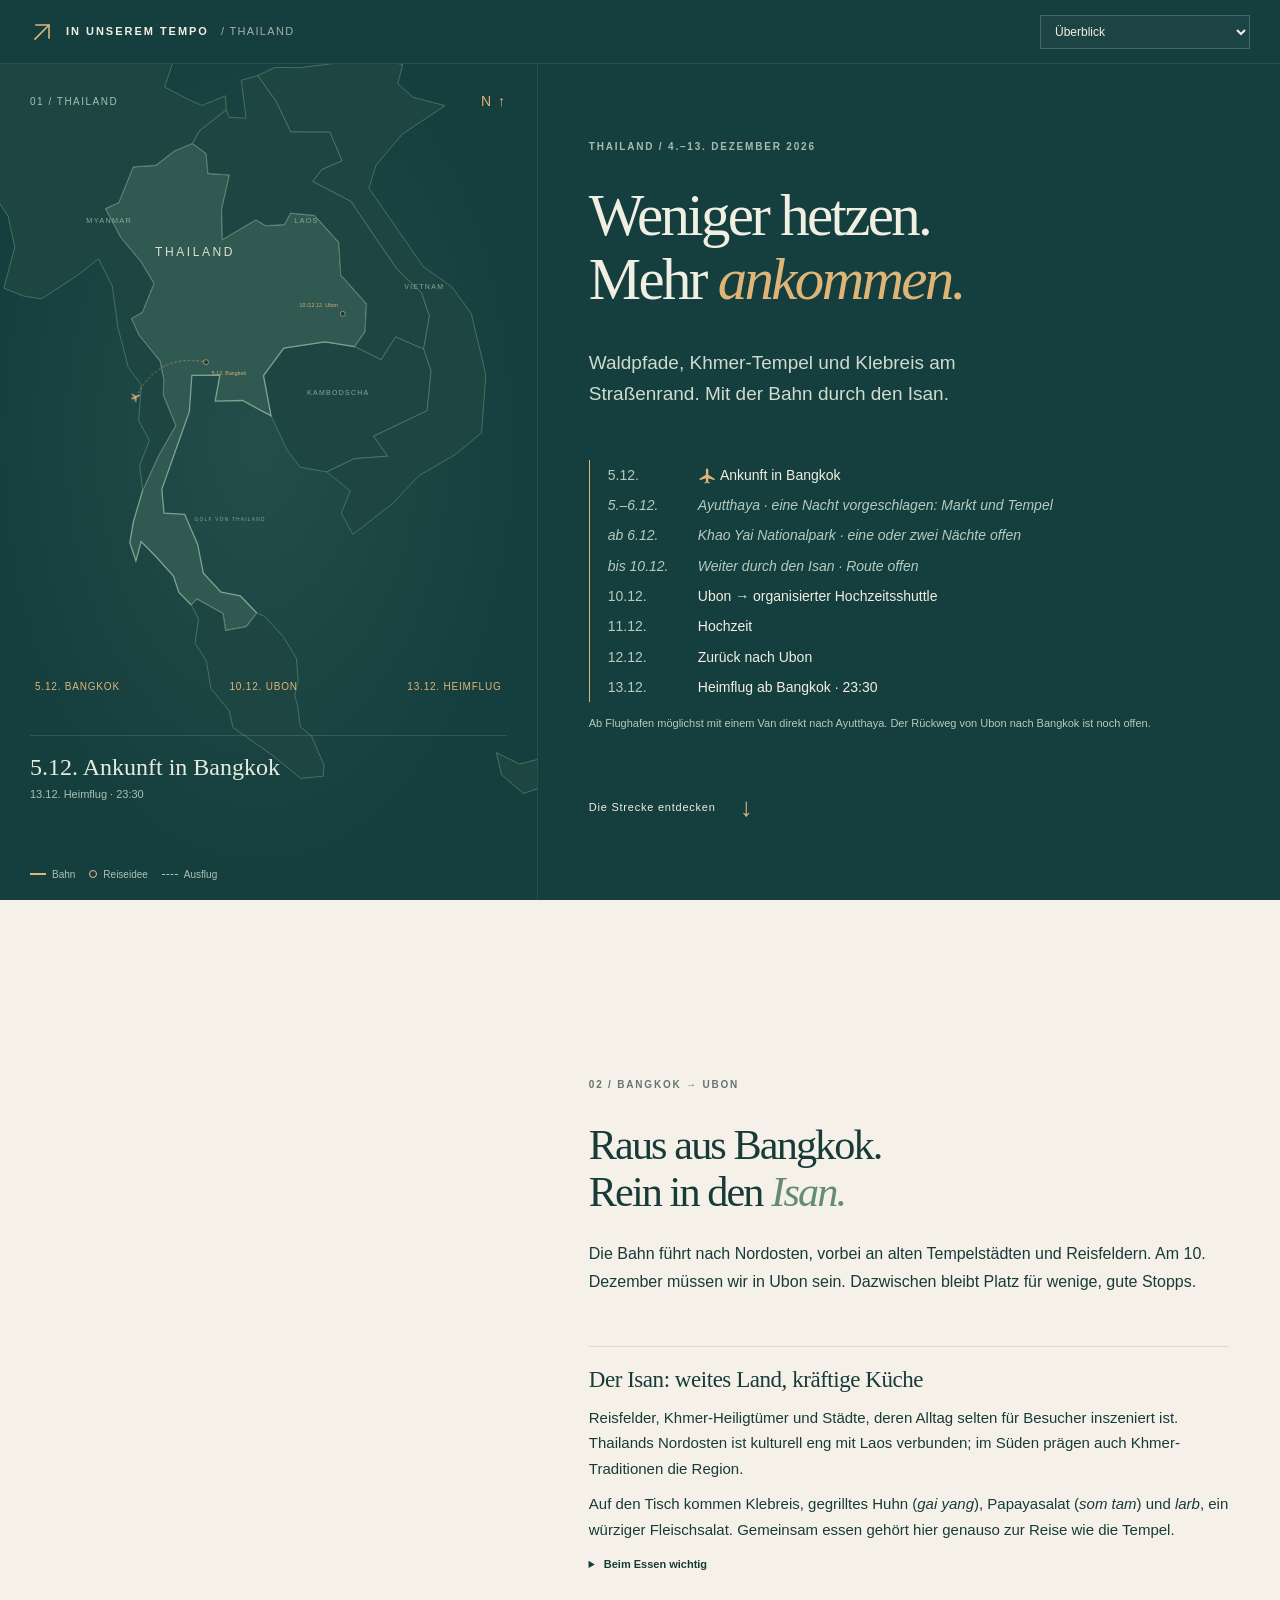
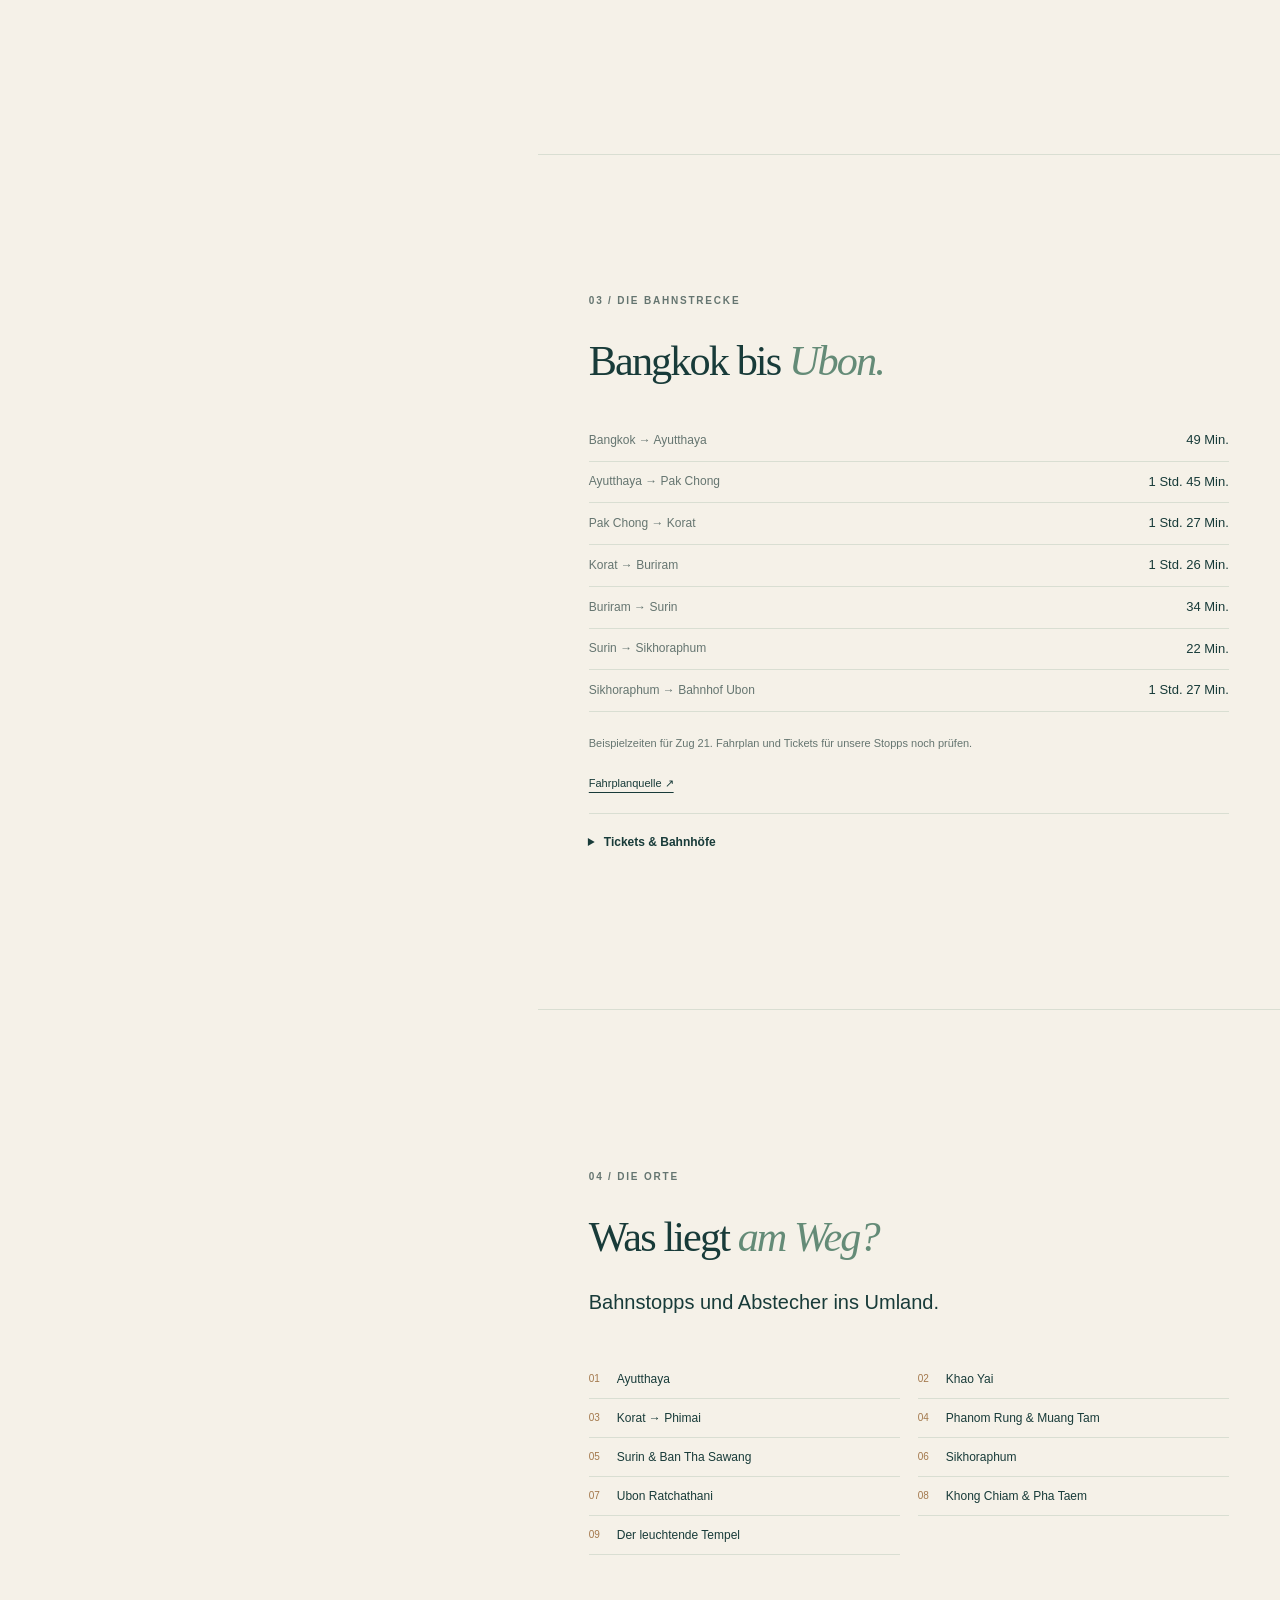
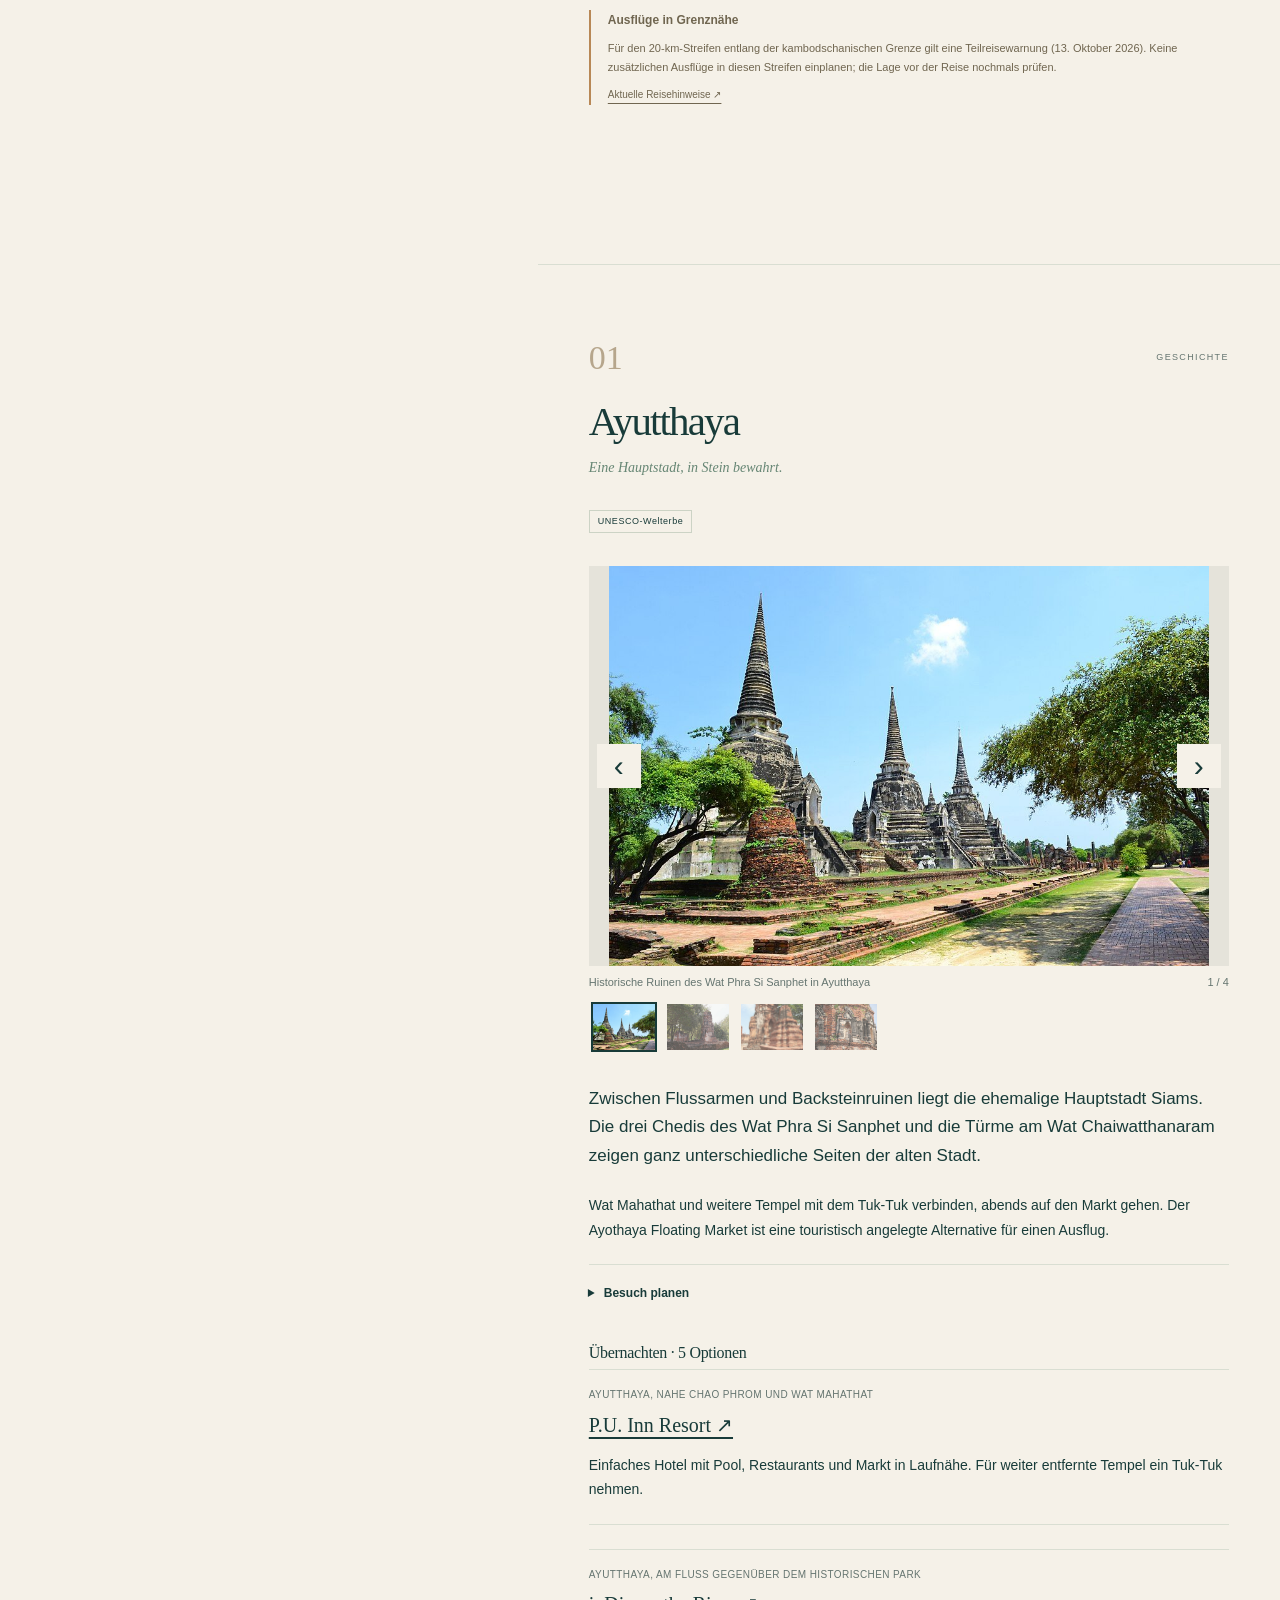
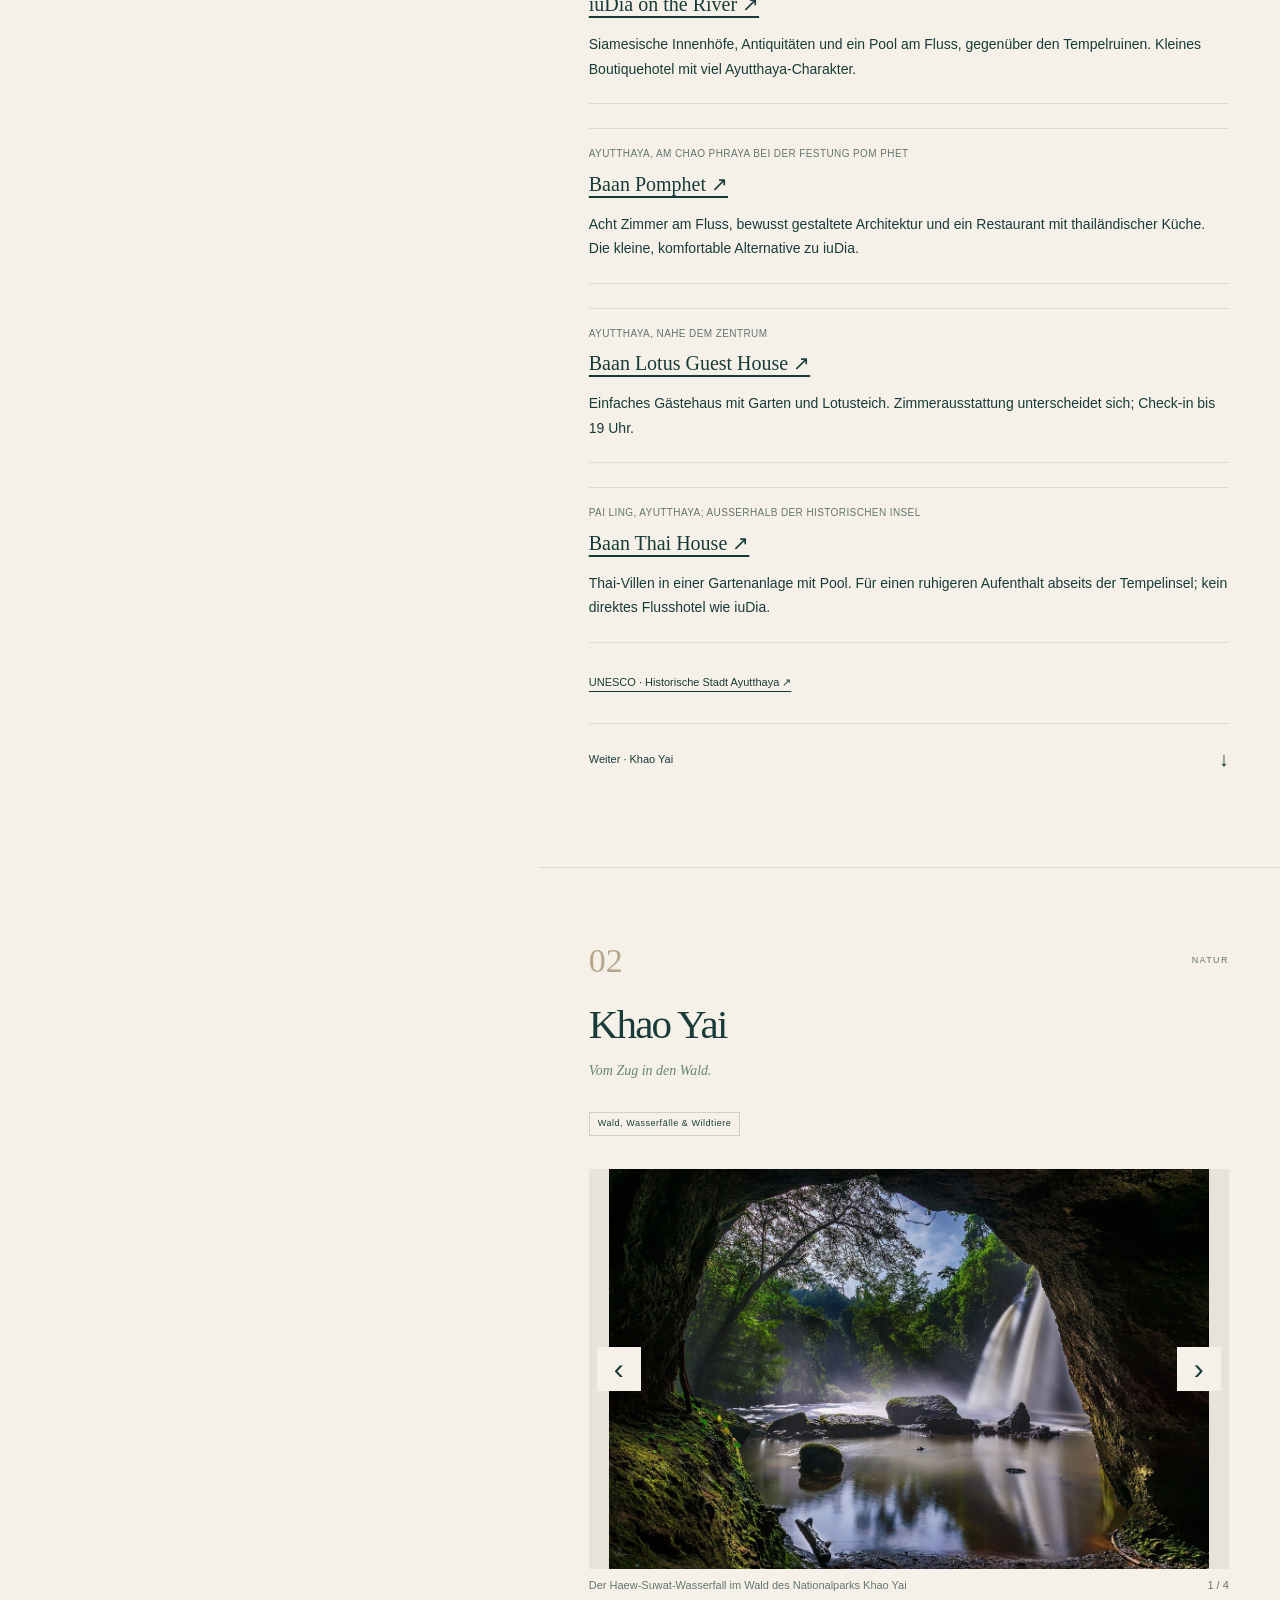
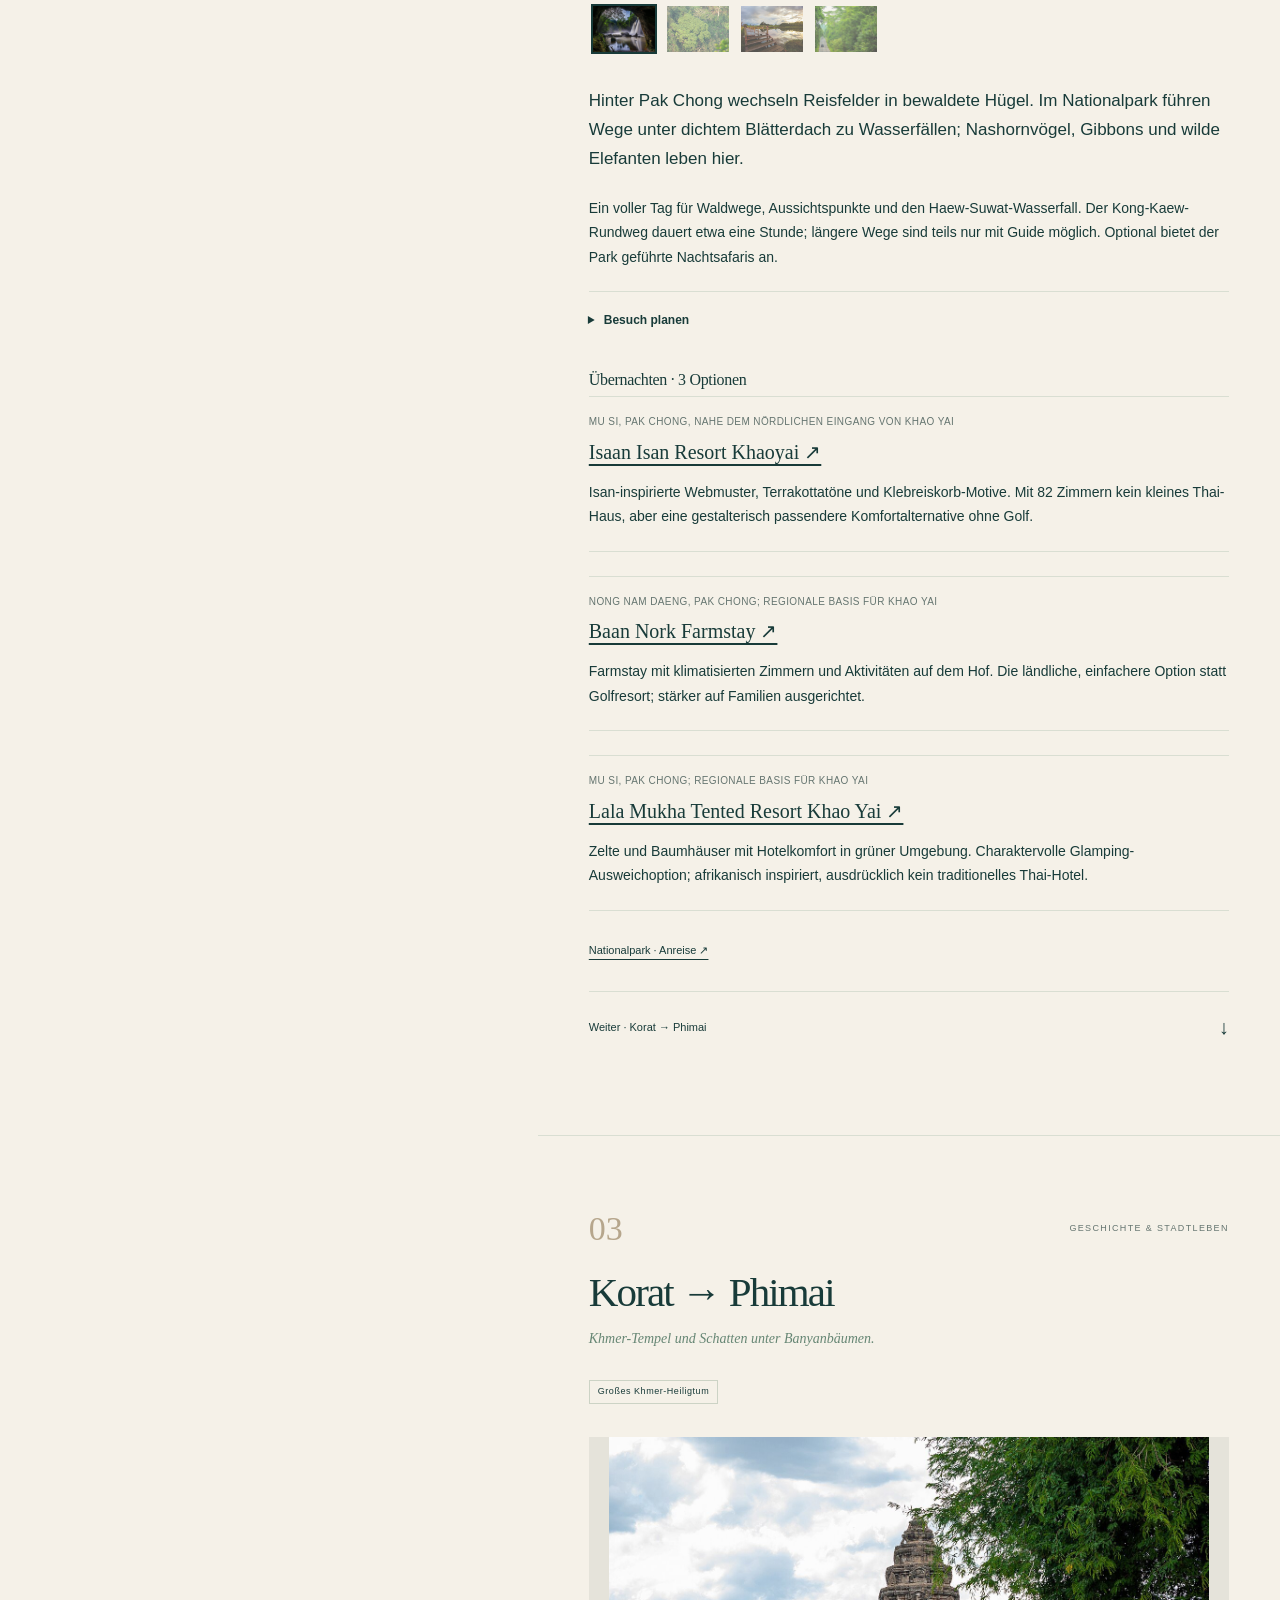
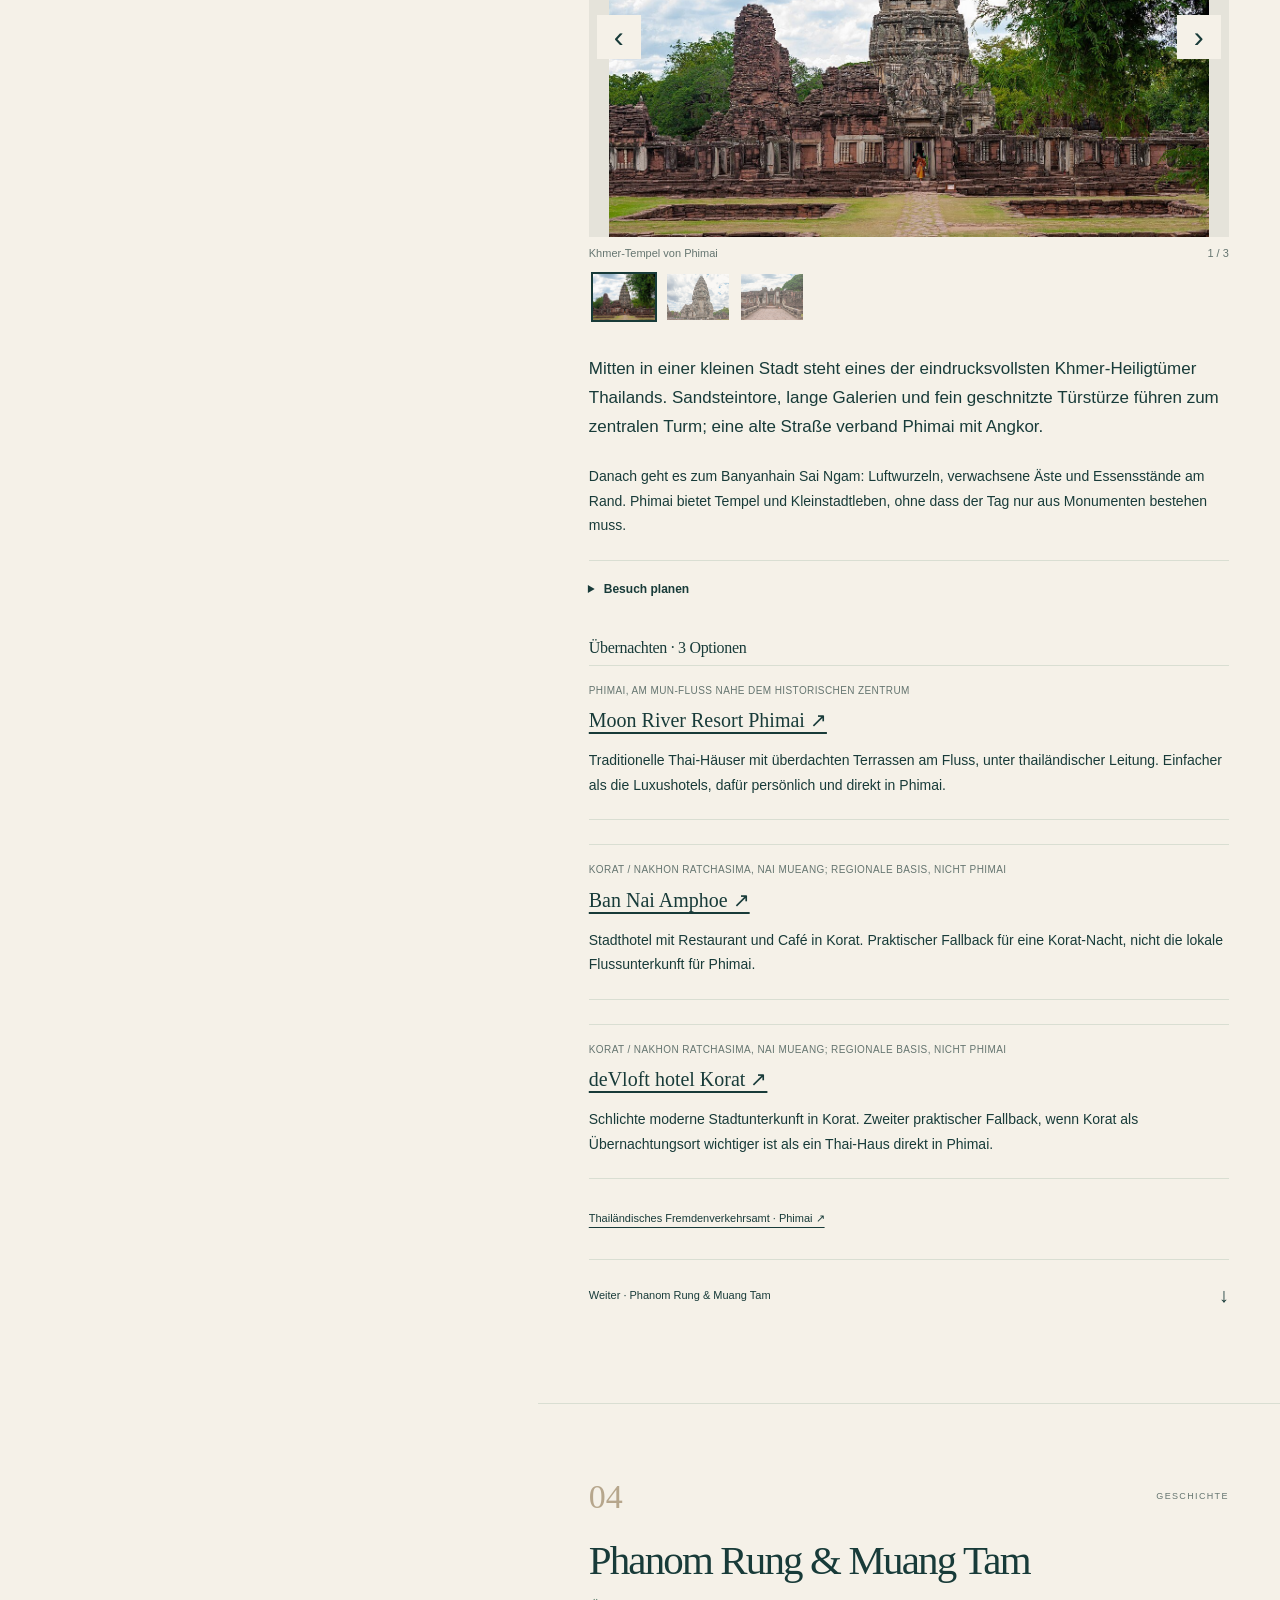
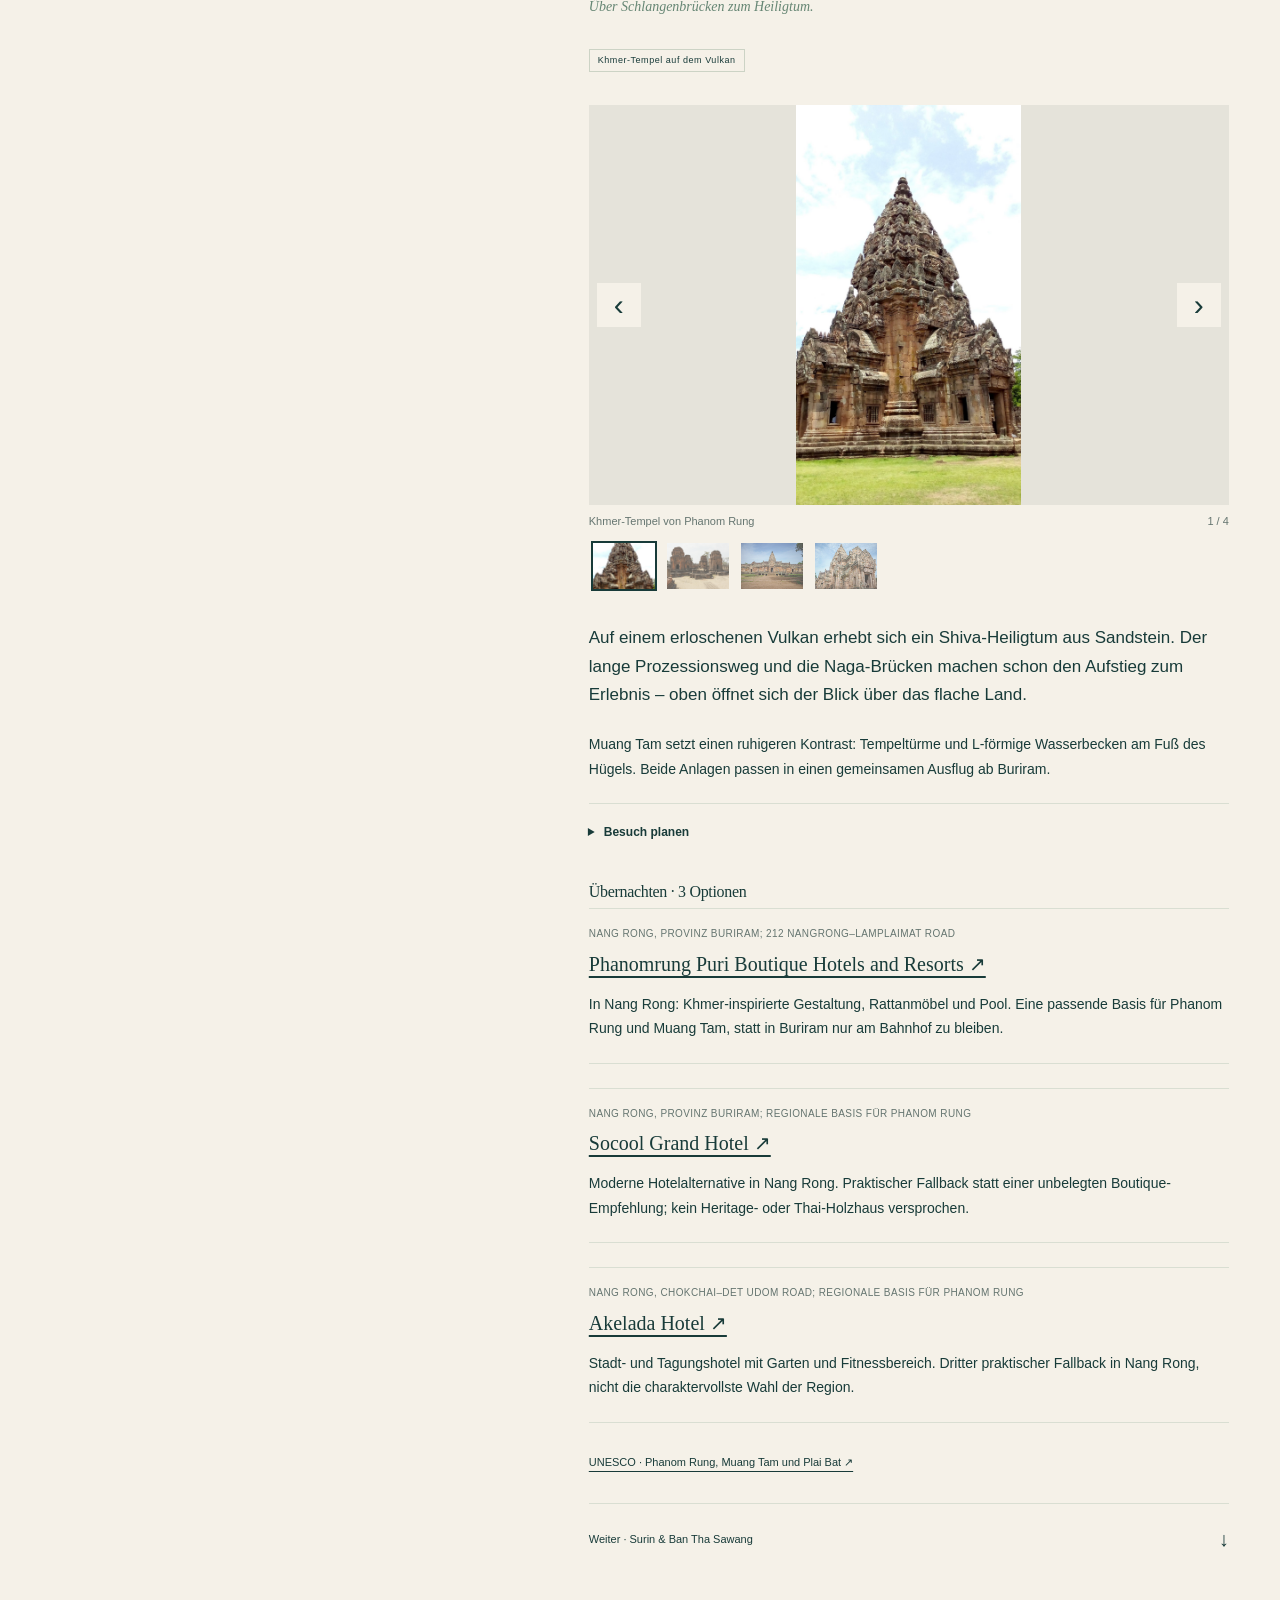
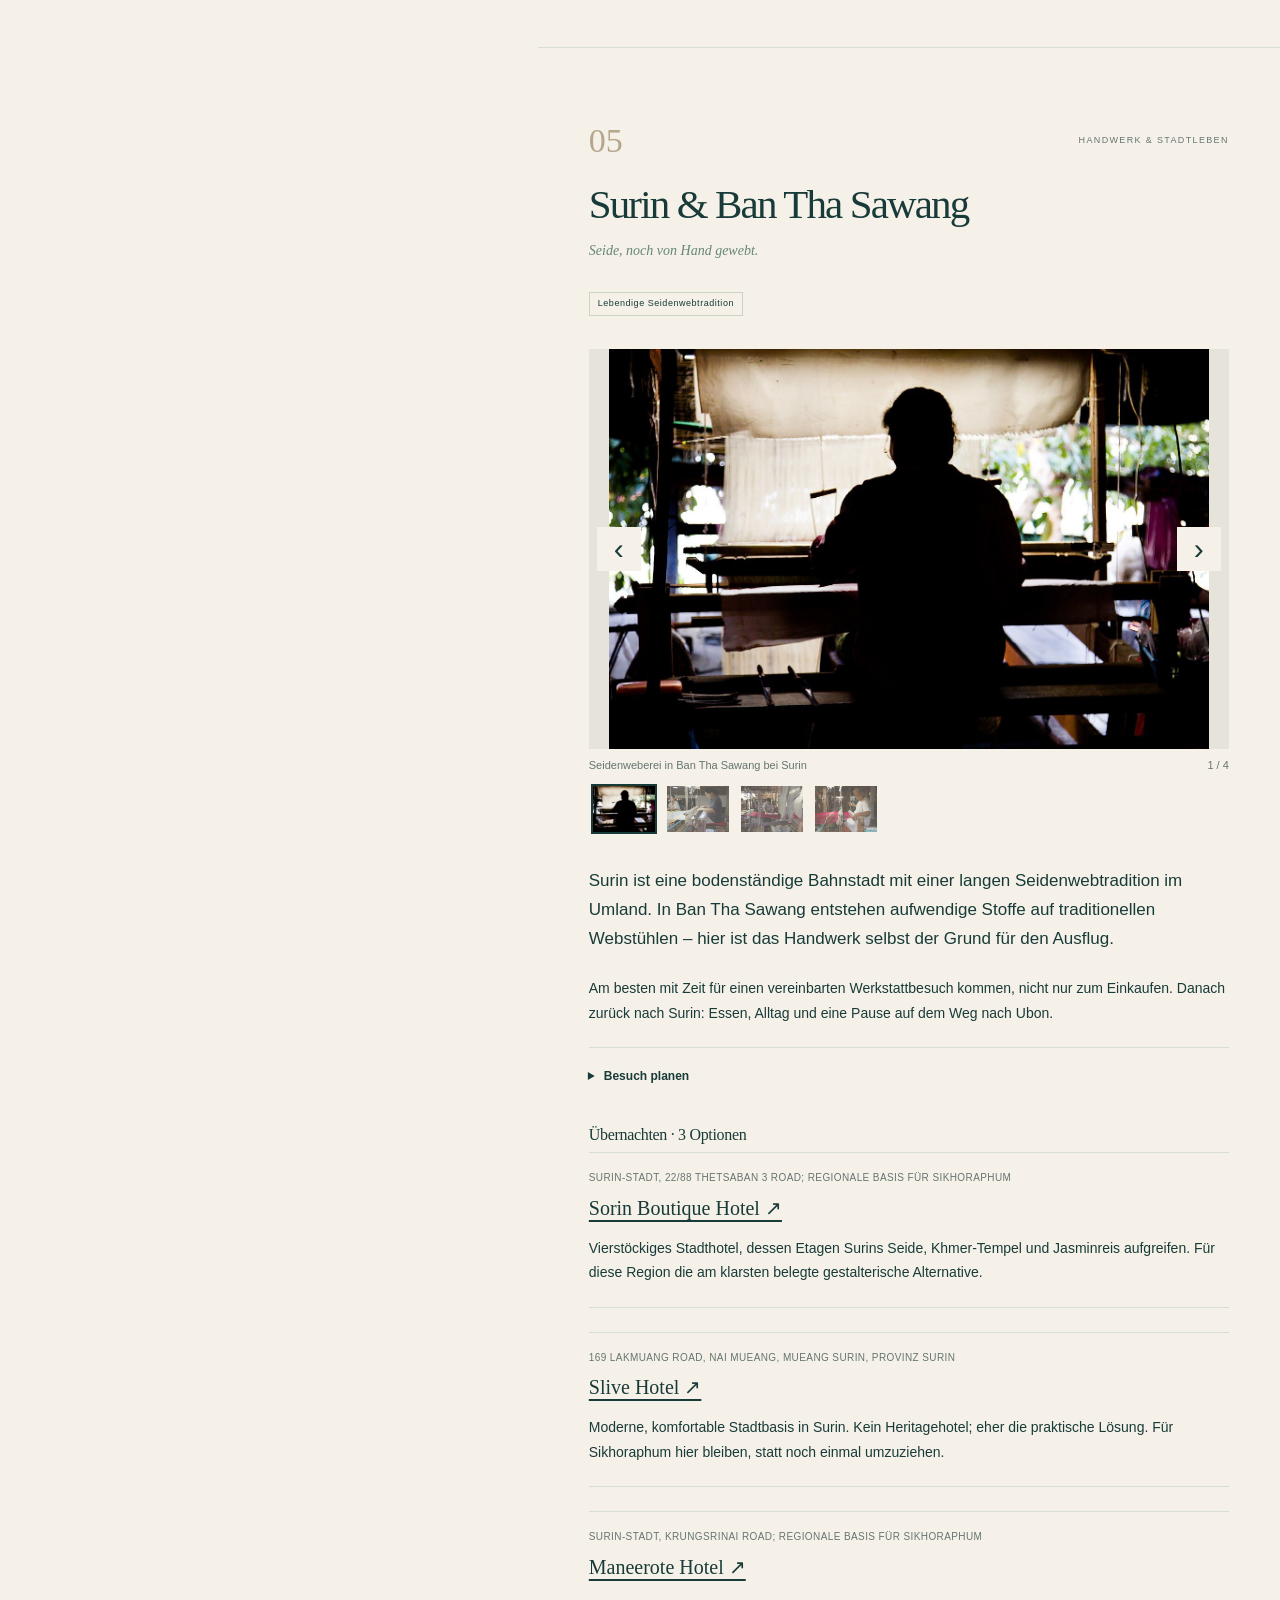
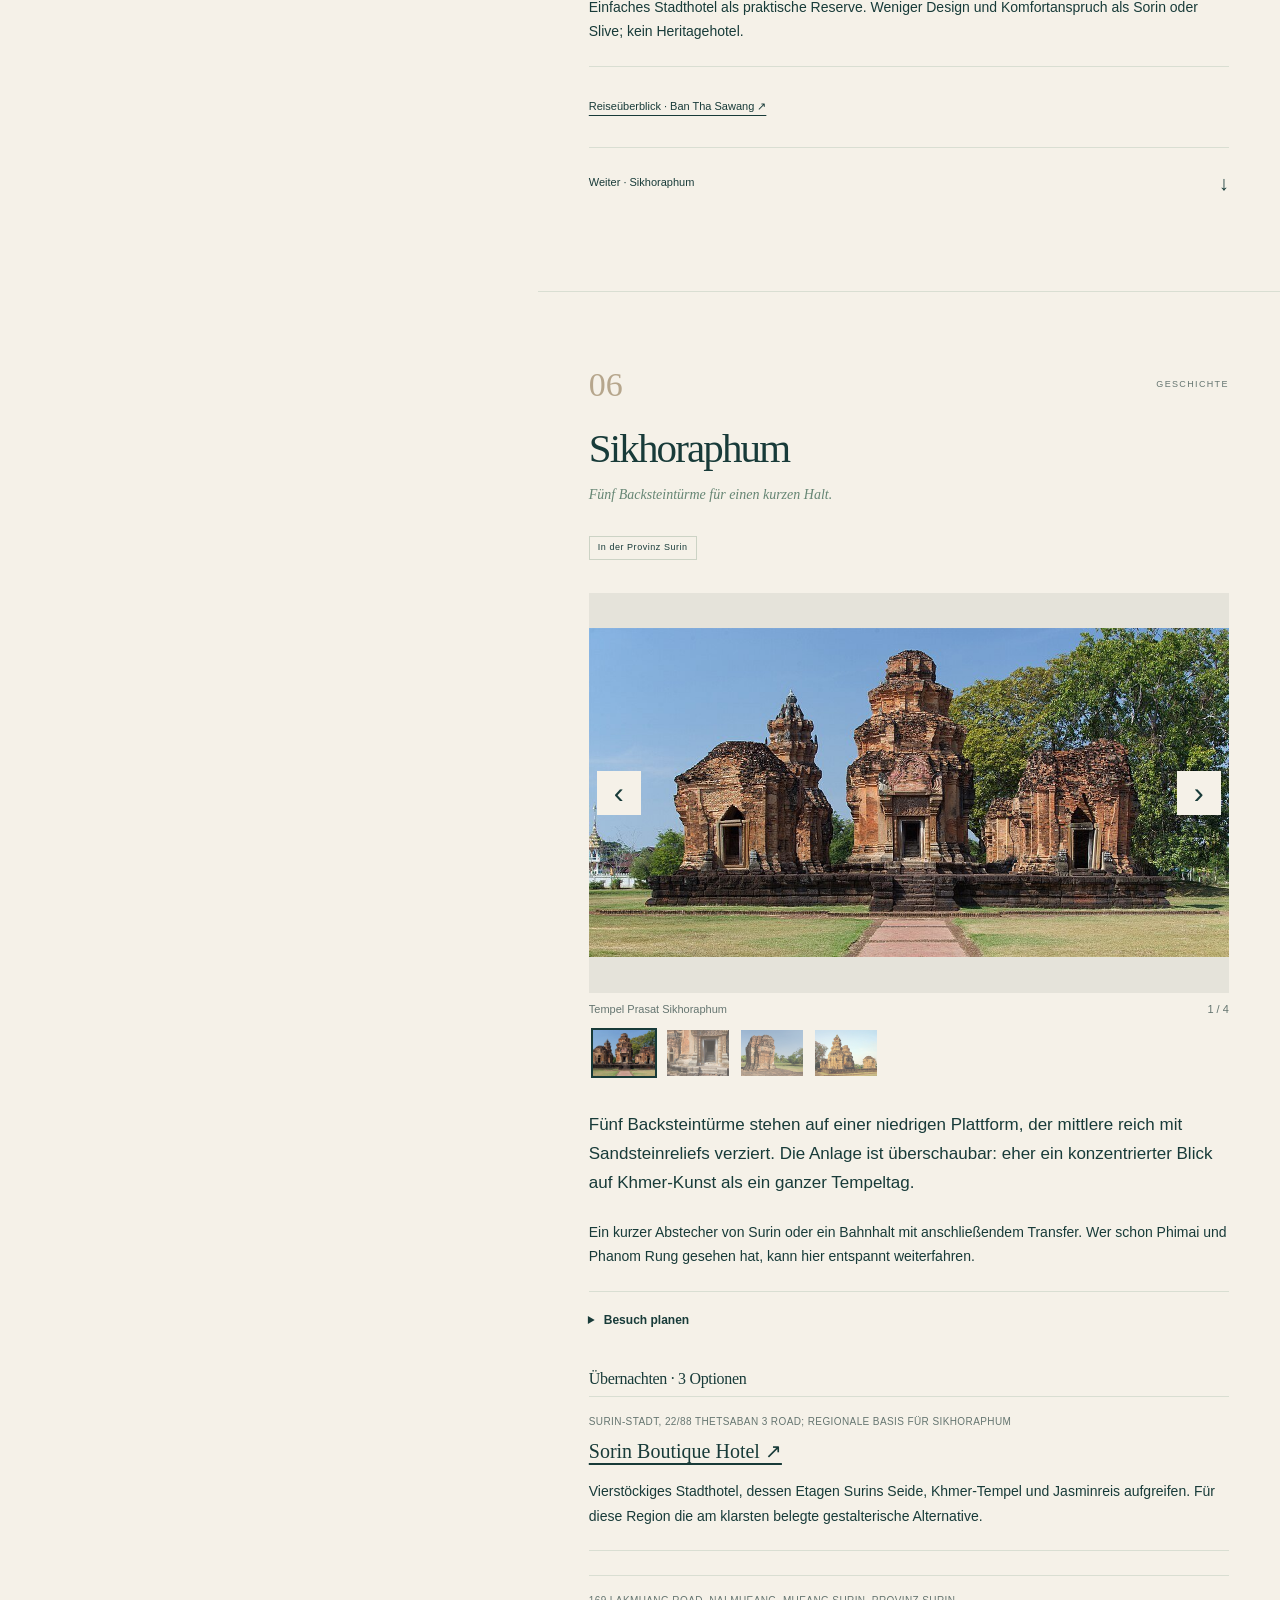
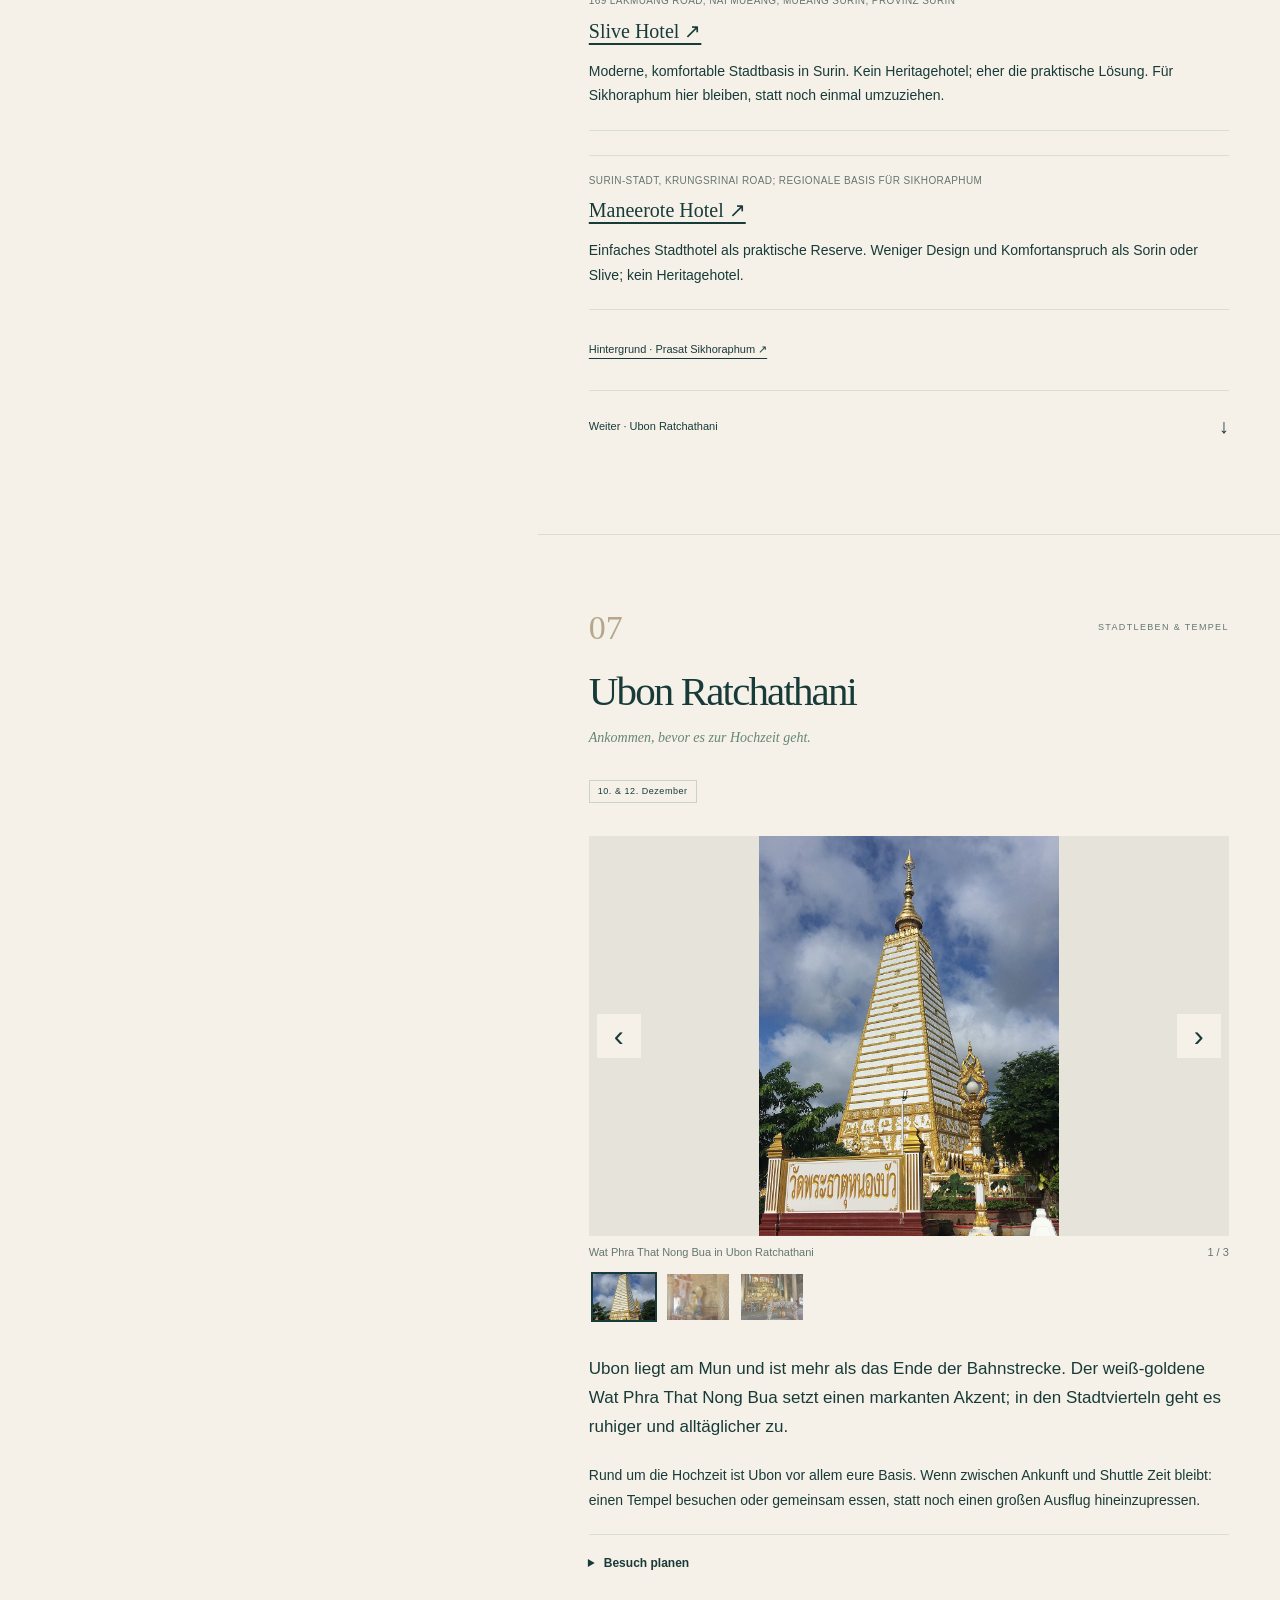
<file: .0d7d820362.old/index.html>
<!doctype html>
<html lang="de">
<head><meta name="robots" content="noindex,nofollow">
<meta charset="utf-8"><meta name="viewport" content="width=device-width,initial-scale=1">
<meta name="description" content="Mit der Bahn von Bangkok durch den Isan: Khmer-Tempel, Waldpfade und gutes Essen. Unsere Thailandreise vom 4. bis 13. Dezember 2026.">
<title>Thailand · In unserem Tempo</title>
<link rel="stylesheet" href="styles.css?v=6"><script src="app.js?v=6" defer></script>
</head>
<body>
<a class="skip-link" href="#story">Zu den Reiseideen</a>
<header class="site-header">
 <a class="brand" href="#beginning" aria-label="Thailand, in unserem Tempo – zum Anfang"><span class="brand-symbol" aria-hidden="true"><svg viewBox="0 0 24 24" width="24" height="24" fill="none"><path d="M5 19 19 5M6 5h13v13" stroke="currentColor" stroke-width="1.6" stroke-linecap="square"/></svg></span> IN UNSEREM TEMPO<span class="brand-country"> / THAILAND</span></a>
 <div class="header-actions"><label class="sr-only" for="jump-select">Kapitel wählen</label><select id="jump-select"><option value="beginning">Überblick</option><option value="railway">Die Bahnstrecke</option><option value="possibilities">Die Orte</option><option value="return-journey">Rückreise</option></select></div>
 <div id="reading-progress" aria-hidden="true"></div>
</header>
<div class="layout">
 <aside class="map-panel" aria-label="Interaktive Reisekarte">
  <div class="map-heading"><span id="map-kicker">01 / THAILAND</span><span class="compass" aria-label="Norden ist oben">N ↑</span></div>
  <div class="map-canvas"><svg id="travel-map" viewBox="0 0 1100 1700" preserveAspectRatio="xMidYMid meet" aria-label="Thailand und die Strecke Bangkok–Ubon"><title>Thailand und unsere Reise durch den Isan</title><defs><pattern id="map-dots" width="25" height="25" patternUnits="userSpaceOnUse"><circle cx="1" cy="1" r=".7" fill="#b4d3c2" opacity=".14"/></pattern><marker id="trip-arrow" viewBox="0 0 10 10" refX="8" refY="5" markerWidth="5" markerHeight="5" orient="auto-start-reverse"><path d="M0 0L10 5L0 10" fill="#dfb477"/></marker><symbol id="plane-symbol" viewBox="0 0 24 24"><path d="m21 16-8-5V4.5a1.5 1.5 0 0 0-3 0V11l-8 5v2l8-2.5V20l-2 1v1l3.5-1 3.5 1v-1l-2-1v-4.5l8 2.5z" fill="currentColor"/></symbol></defs><rect id="map-ocean" x="-1500" y="-1500" width="5000" height="5000" fill="url(#map-dots)"/><g id="countries"></g><g id="country-labels"></g><g id="rail-layer"><path id="rail-shadow"/><path id="rail-route"/><g id="station-markers"></g><g id="leg-labels"></g></g><g id="excursion-layer"></g><g id="place-markers"></g><g id="trip-marks"></g><g id="return-layer"></g></svg></div>
  <div class="map-date-strip" aria-label="Fixe Reisetermine"><span>5.12. Bangkok</span><span>10.12. Ubon</span><span>13.12. Heimflug</span></div>
  <div id="map-active" class="map-active"><span class="map-active-category"></span><strong>Thailand</strong><span id="map-hint">4.–13. Dezember 2026</span></div>
  <div class="map-footer"><div class="map-legend"><span><i class="legend-rail"></i> Bahn</span><span><i class="legend-place"></i> Reiseidee</span><span><i class="legend-road"></i> Ausflug</span></div></div>
  <p class="map-error" id="map-error" hidden>Die Karte lädt nicht. Die Reiseideen stehen weiter unten.</p>
 </aside>
 <main class="story" id="story">
  <section class="chapter hero" id="beginning" data-stage="country">
   <div class="eyebrow">THAILAND / 4.–13. DEZEMBER 2026</div>
   <h1>Weniger hetzen.<br>Mehr <em>ankommen.</em></h1>
   <p class="hero-lede">Waldpfade, Khmer-Tempel und Klebreis am Straßenrand. Mit der Bahn durch den Isan.</p>
   <ol class="trip-timeline" aria-label="Unser fester Reiserahmen">
    <li><time datetime="2026-12-05">5.12.</time><span><svg class="trip-icon" aria-hidden="true"><use href="#plane-symbol"/></svg> Ankunft in Bangkok</span></li>
    <li class="open-days"><time>5.–6.12.</time><span>Ayutthaya · eine Nacht vorgeschlagen: Markt und Tempel</span></li>
   <li class="open-days"><time>ab 6.12.</time><span>Khao Yai Nationalpark · eine oder zwei Nächte offen</span></li>
   <li class="open-days"><time>bis 10.12.</time><span>Weiter durch den Isan · Route offen</span></li>
    <li><time datetime="2026-12-10">10.12.</time><span>Ubon → organisierter Hochzeitsshuttle</span></li>
    <li><time datetime="2026-12-11">11.12.</time><span>Hochzeit</span></li>
    <li><time datetime="2026-12-12">12.12.</time><span>Zurück nach Ubon</span></li>
    <li><time datetime="2026-12-13">13.12.</time><span>Heimflug ab Bangkok · 23:30</span></li>
   </ol>
   <p class="small-note">Ab Flughafen möglichst mit einem Van direkt nach Ayutthaya. Der Rückweg von Ubon nach Bangkok ist noch offen.</p>
   <a class="scroll-prompt" href="#our-region"><span>Die Strecke entdecken</span><span aria-hidden="true">↓</span></a>
  </section>
  <section class="chapter intro" id="our-region" data-stage="region">
   <div class="eyebrow">02 / BANGKOK → UBON</div><h2>Raus aus Bangkok.<br>Rein in den <em>Isan.</em></h2>
   <p>Die Bahn führt nach Nordosten, vorbei an alten Tempelstädten und Reisfeldern. Am 10. Dezember müssen wir in Ubon sein. Dazwischen bleibt Platz für wenige, gute Stopps.</p><div class="region-note"><h3>Der Isan: weites Land, kräftige Küche</h3><p>Reisfelder, Khmer-Heiligtümer und Städte, deren Alltag selten für Besucher inszeniert ist. Thailands Nordosten ist kulturell eng mit Laos verbunden; im Süden prägen auch Khmer-Traditionen die Region.</p><p>Auf den Tisch kommen Klebreis, gegrilltes Huhn (<em>gai yang</em>), Papayasalat (<em>som tam</em>) und <em>larb</em>, ein würziger Fleischsalat. Gemeinsam essen gehört hier genauso zur Reise wie die Tempel.</p><details class="region-food-note"><summary>Beim Essen wichtig</summary><p>Im Isan keinen rohen oder nur marinierten Süßwasserfisch essen: Hier sind Leberegel verbreitet; Salz, Rauch und Marinade machen infizierten Fisch nicht zuverlässig sicher. <a href="https://www.cdc.gov/liver-flukes/opisthorchis/index.html" target="_blank" rel="noopener noreferrer">CDC</a></p></details></div>
  </section>
  <section class="chapter intro" id="railway" data-stage="rail">
   <div class="eyebrow">03 / DIE BAHNSTRECKE</div><h2>Bangkok bis <em>Ubon.</em></h2>
   <div id="rail-timings" class="rail-timings"></div>
   <p class="small-note">Beispielzeiten für Zug 21. Fahrplan und Tickets für unsere Stopps noch prüfen.</p>
   <a class="source-link" href="https://southeastasiatrains.com/thailand-northeastern-line-timetable/" target="_blank" rel="noopener noreferrer">Fahrplanquelle ↗</a>
   <details class="practical-details"><summary>Tickets & Bahnhöfe</summary><p>Die Zeiten stammen aus einem sekundären Fahrplan vom 3. Oktober 2026. Andere Züge brauchen unterschiedlich lange; unsere einzelnen Teilstrecken sind noch nicht datumsbezogen geprüft.</p><p>Jeder Zwischenstopp bedeutet eine eigene Fahrt mit eigenem Ticket. Es gibt hier keinen bestätigten Hop-on/Hop-off-Pass. Nicht jeder Zug hält überall; kurze Teilstrecken können später zur Buchung freigegeben werden.</p><p>Fernzüge nach Ubon nutzen in Bangkok Krung Thep Aphiwat. Regionalzüge nach Ayutthaya können ab Hua Lamphong fahren. Vor dem Buchen Bahnhöfe und Halte abgleichen.</p><a href="https://www.seat61.com/Thailand.htm#Ubon_Ratchathani" target="_blank" rel="noopener noreferrer">Seat61: Bahnreisen ↗</a> · <a href="https://www.dticket.railway.co.th/" target="_blank" rel="noopener noreferrer">SRT D-Ticket ↗</a></details>
  </section>
  <section class="chapter intro possibilities-intro" id="possibilities" data-stage="places">
   <div class="eyebrow">04 / DIE ORTE</div><h2>Was liegt <em>am Weg?</em></h2>
   <p class="lede">Bahnstopps und Abstecher ins Umland.</p>
   <div id="place-index" class="place-index" aria-label="Alle Reiseideen"></div>
   <div class="safety-note"><strong>Ausflüge in Grenznähe</strong><p>Für den 20-km-Streifen entlang der kambodschanischen Grenze gilt eine Teilreisewarnung (13. Oktober 2026). Keine zusätzlichen Ausflüge in diesen Streifen einplanen; die Lage vor der Reise nochmals prüfen.</p><a href="https://www.auswaertiges-amt.de/de/reiseundsicherheit/thailandsicherheit-201558" target="_blank" rel="noopener noreferrer">Aktuelle Reisehinweise ↗</a></div>
  </section>
  <div id="destination-chapters"></div>

  <section class="chapter return-chapter" id="return-journey" data-stage="return"><div class="eyebrow">RÜCKREISE</div><h2>Zurück nach <em>Bangkok.</em></h2><p>Am 12. Dezember geht es mit dem Hochzeitsshuttle zurück nach Ubon. Der Weg nach Bangkok ist noch offen.</p><p>Der Heimflug ab Bangkok (BKK) geht am 13. Dezember um 23:30 Uhr.</p></section>
  <section class="chapter closing" id="next" data-stage="return">
   <h2>Welche Orte <em>bleiben?</em></h2>
   <p>Ein Naturausflug, ein großer Tempelbesuch und Zeit für den Alltag. Die Auswahl ist offen; Ubon am 10. steht fest.</p>
   <a class="back-link" href="#possibilities">↑ Zurück zu den Orten</a>
   <details id="sources"><summary>Quellen & Bildnachweise</summary><div id="photo-credits"></div><p>Kartenumrisse: Natural Earth, gemeinfreie Ländergrenzen im Maßstab 1:110 Mio. Ortskoordinaten: Google Maps; Ubon-Bahnhof in Warin Chamrap. Verbindungen sind schematisch. Flugpfeile markieren Städte, keine bestätigten Flughäfen. Den Hochzeitsort verorten wir nicht, da er noch nicht angegeben ist.</p></details>
   <footer class="story-footer">THAILAND · IN UNSEREM TEMPO</footer>
  </section>
 </main>
</div>
<dialog id="photo-dialog" aria-label="Fotogalerie"><button class="gallery-close" aria-label="Galerie schließen">×</button><div class="lightbox-stage"><button class="lightbox-prev" aria-label="Vorheriges Bild">‹</button><figure><img id="lightbox-image" alt=""><figcaption id="lightbox-caption"></figcaption></figure><button class="lightbox-next" aria-label="Nächstes Bild">›</button></div></dialog><noscript><p class="noscript">Für Karte und Ortskapitel JavaScript aktivieren. Termine und Reisehinweise bleiben lesbar.</p></noscript>
</body></html>
</file>
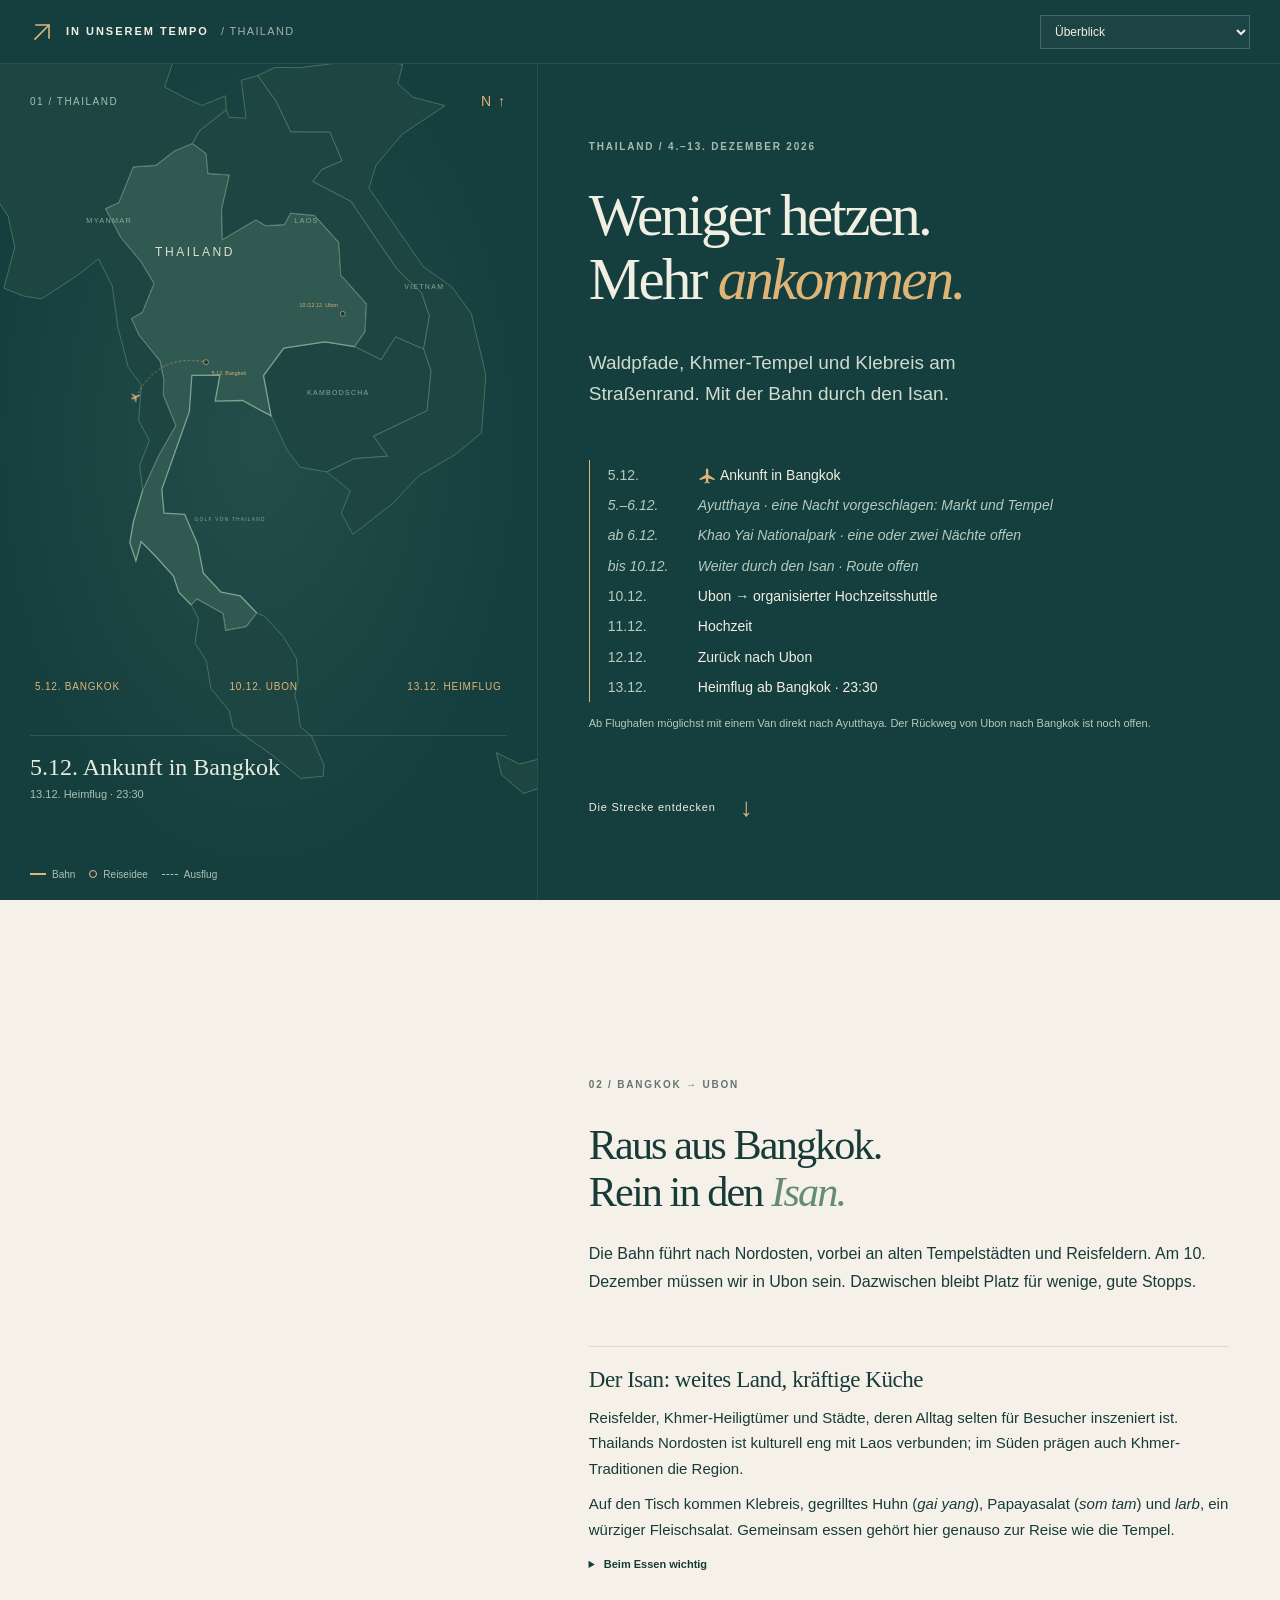
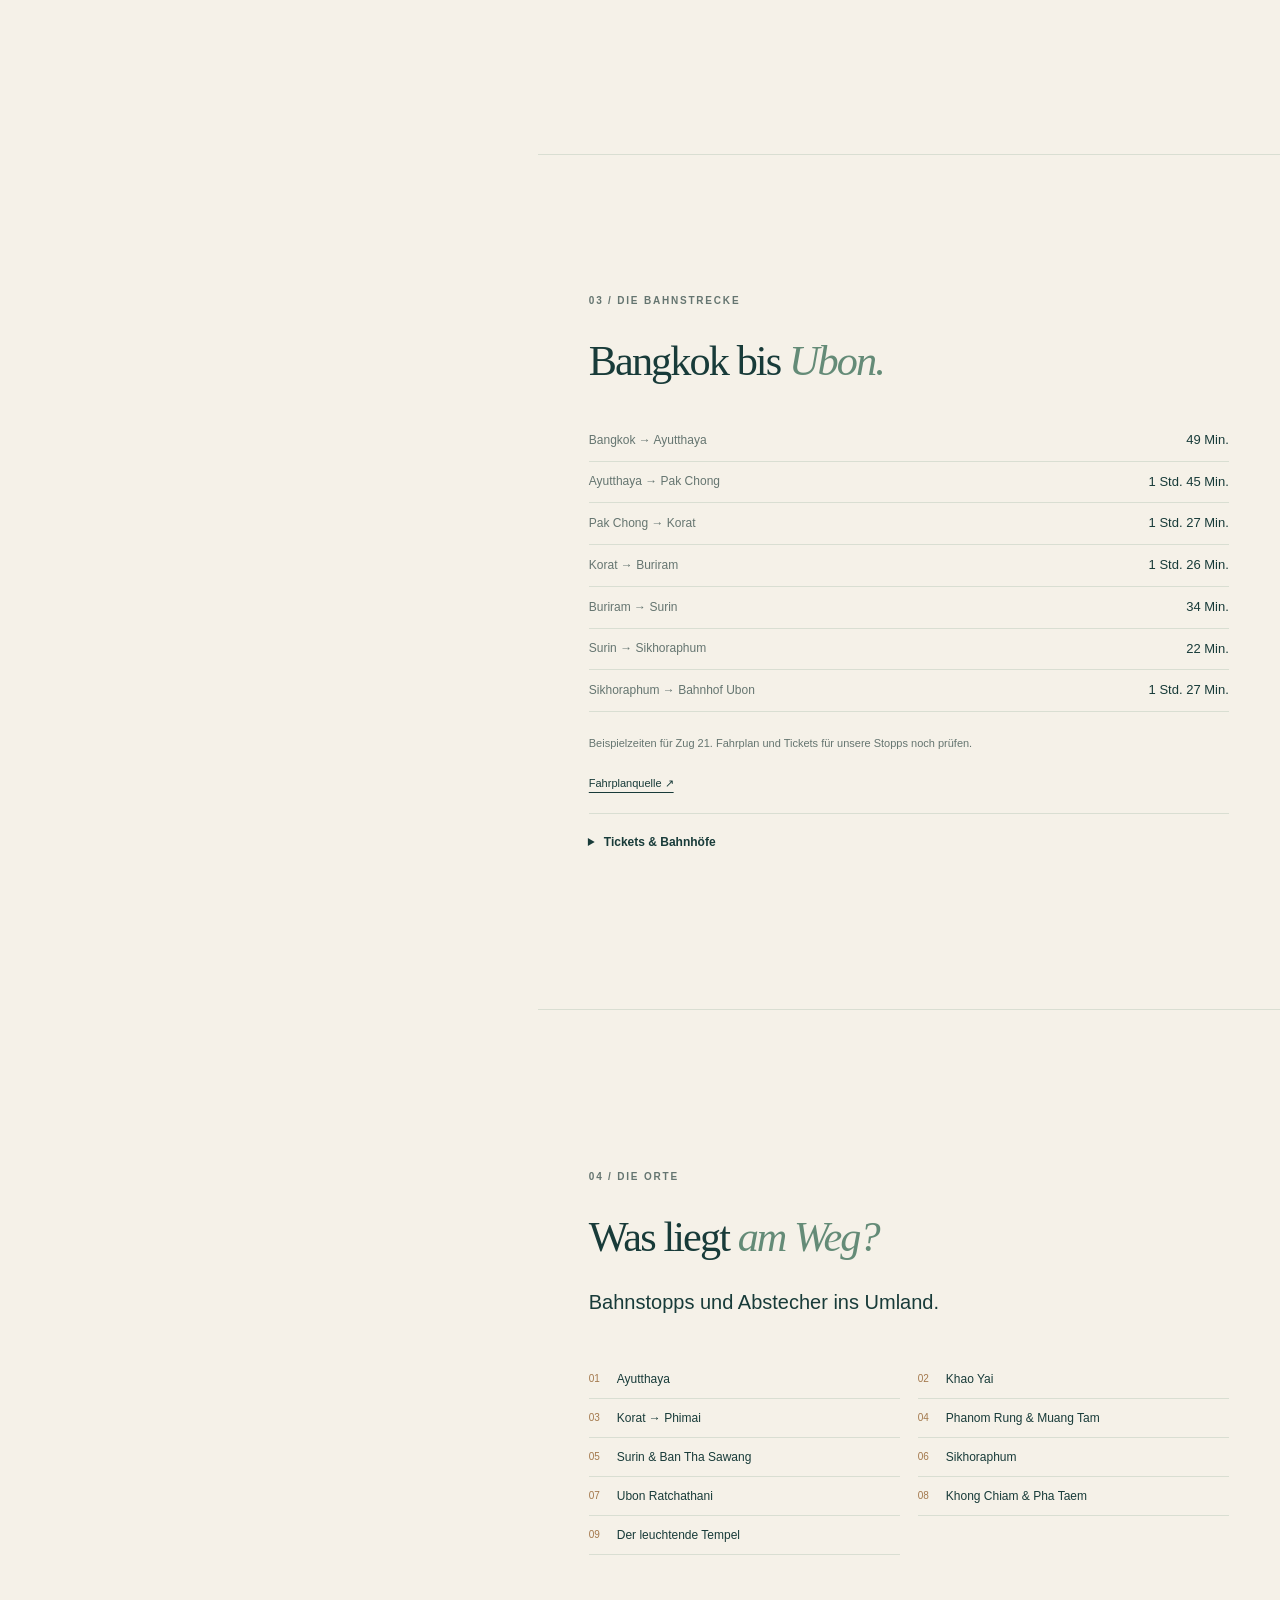
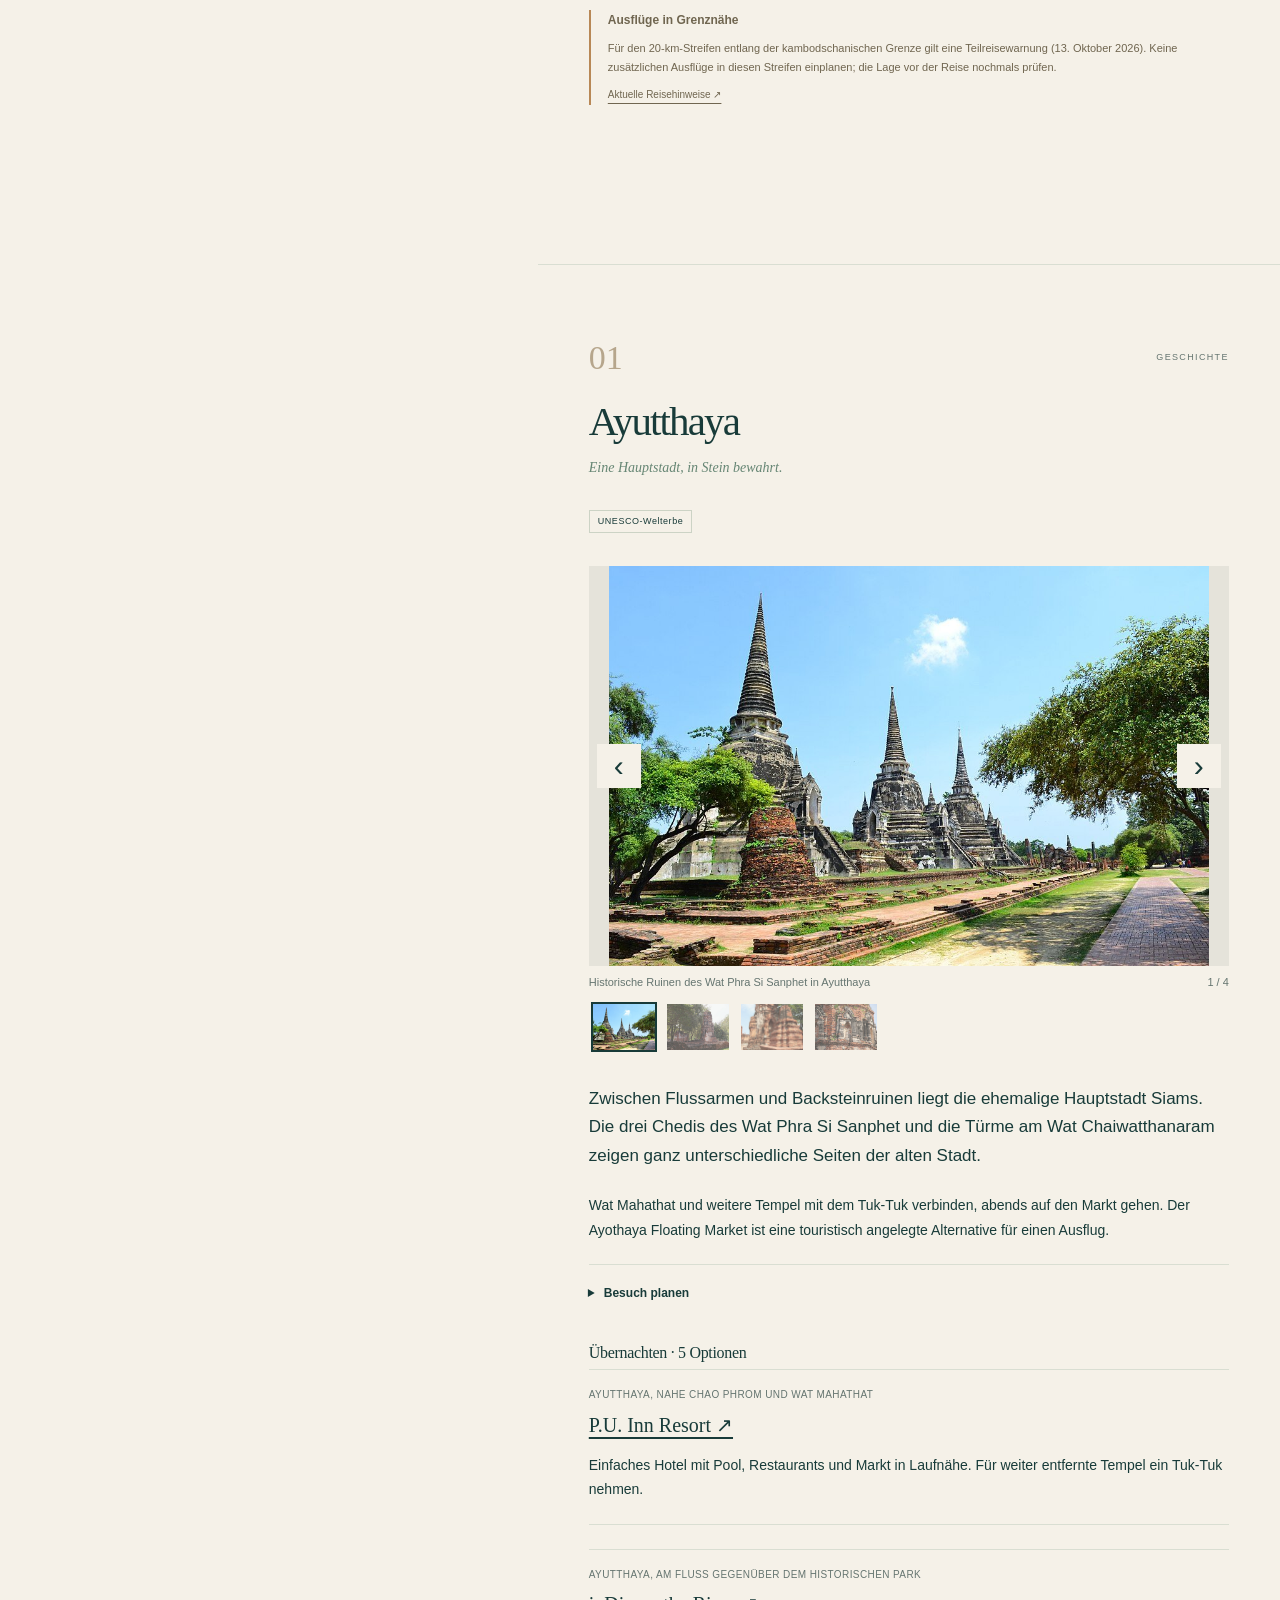
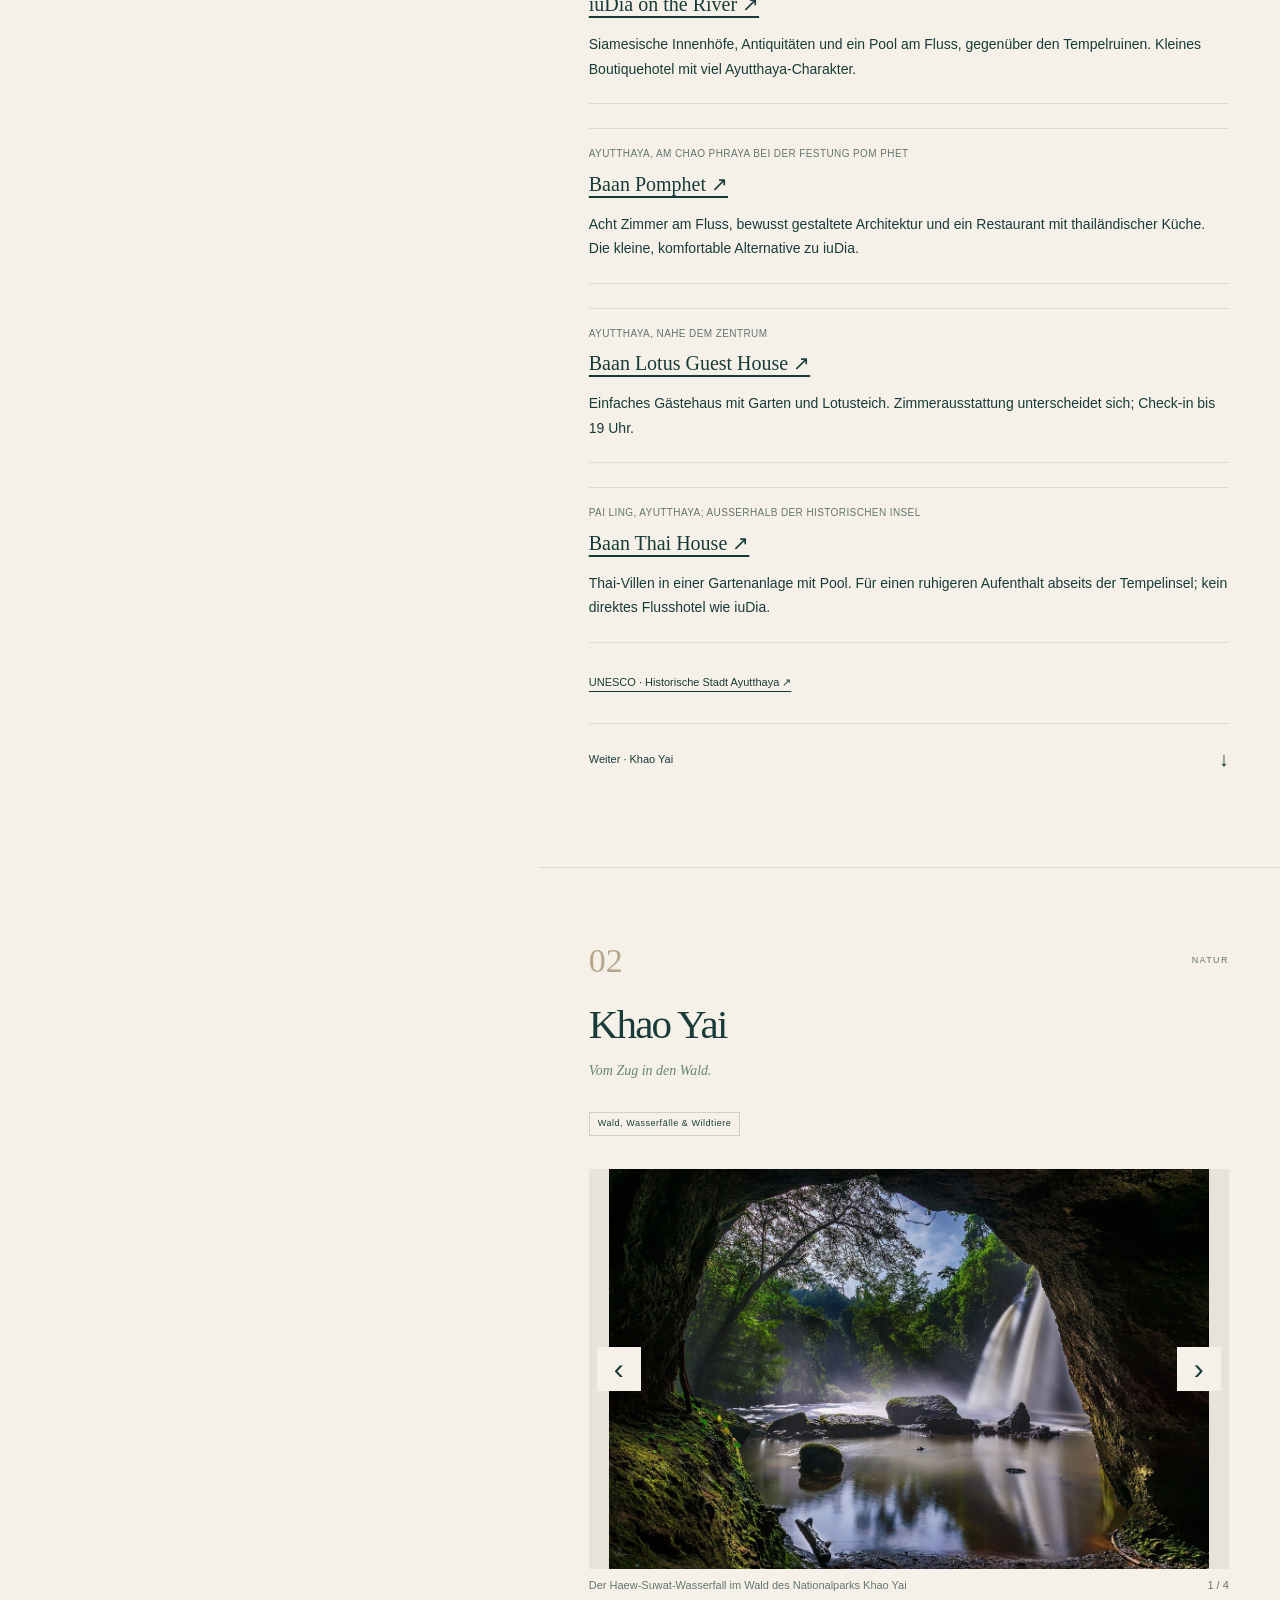
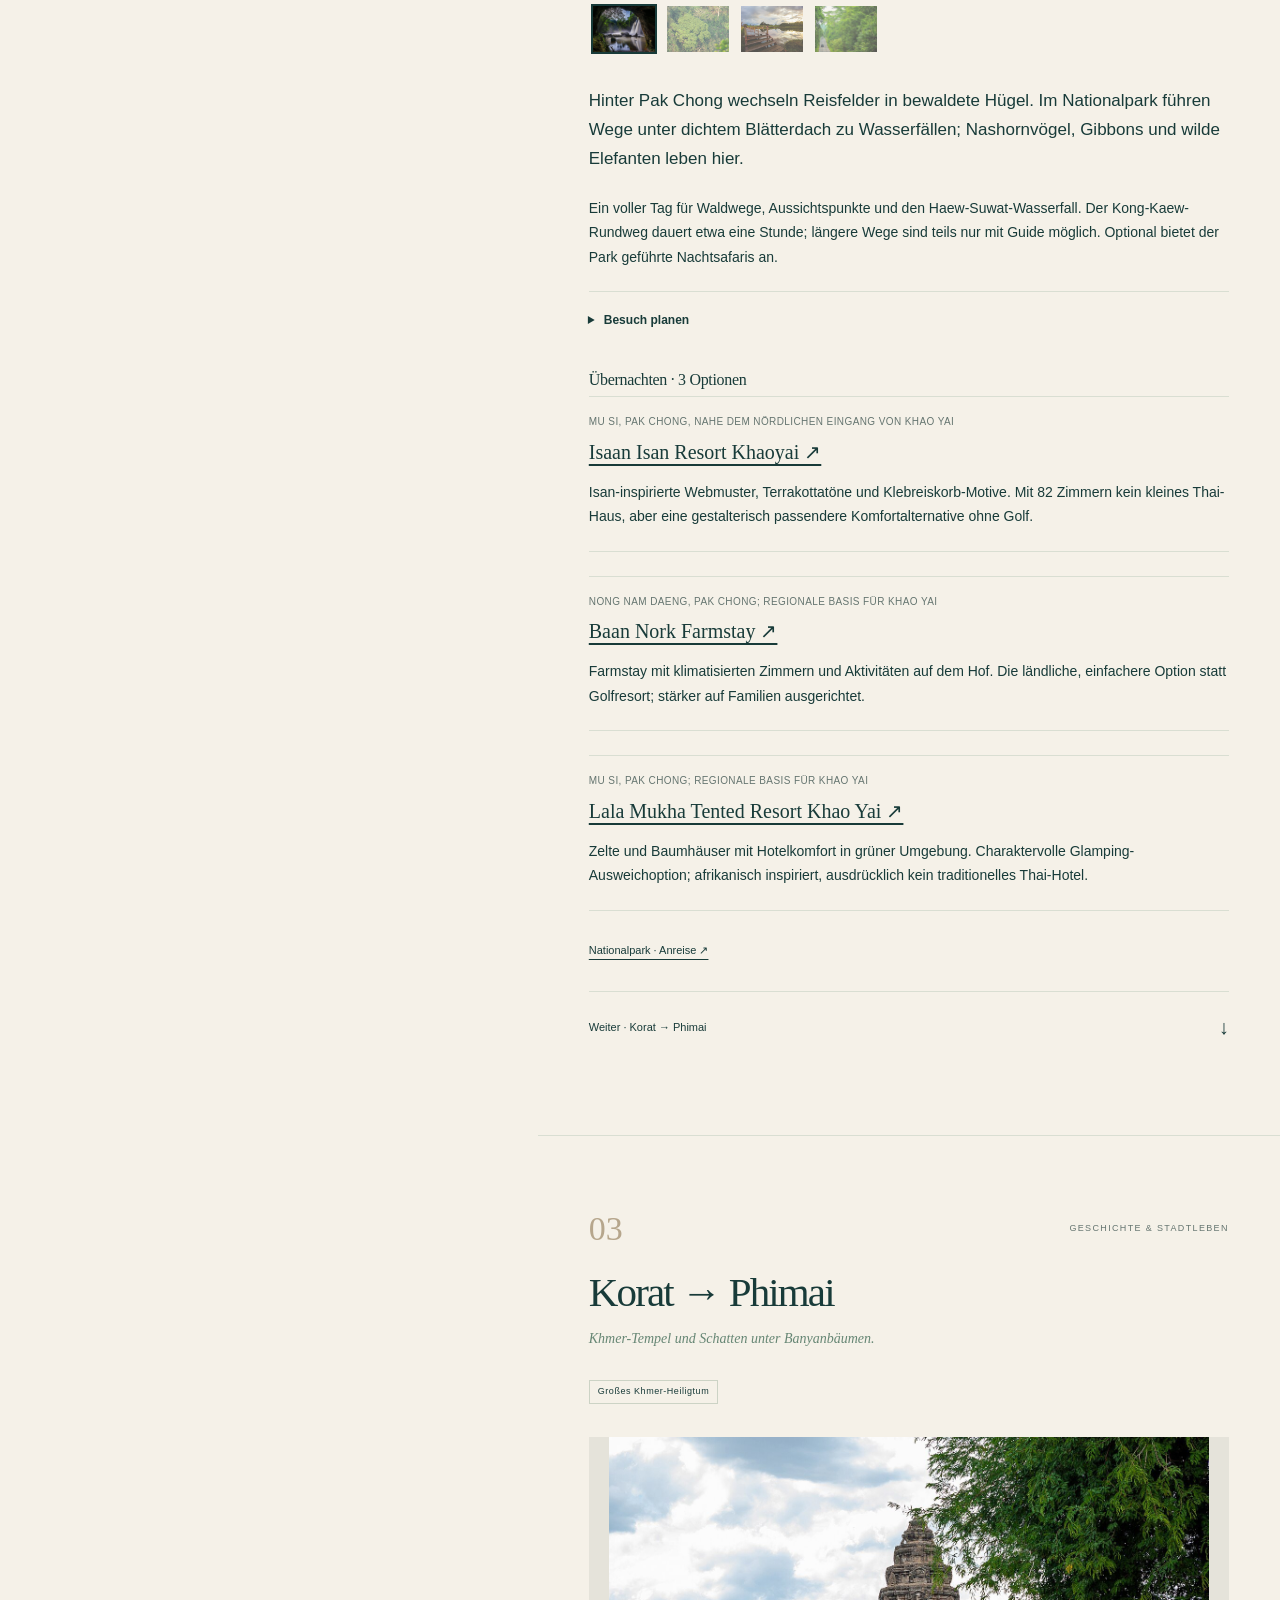
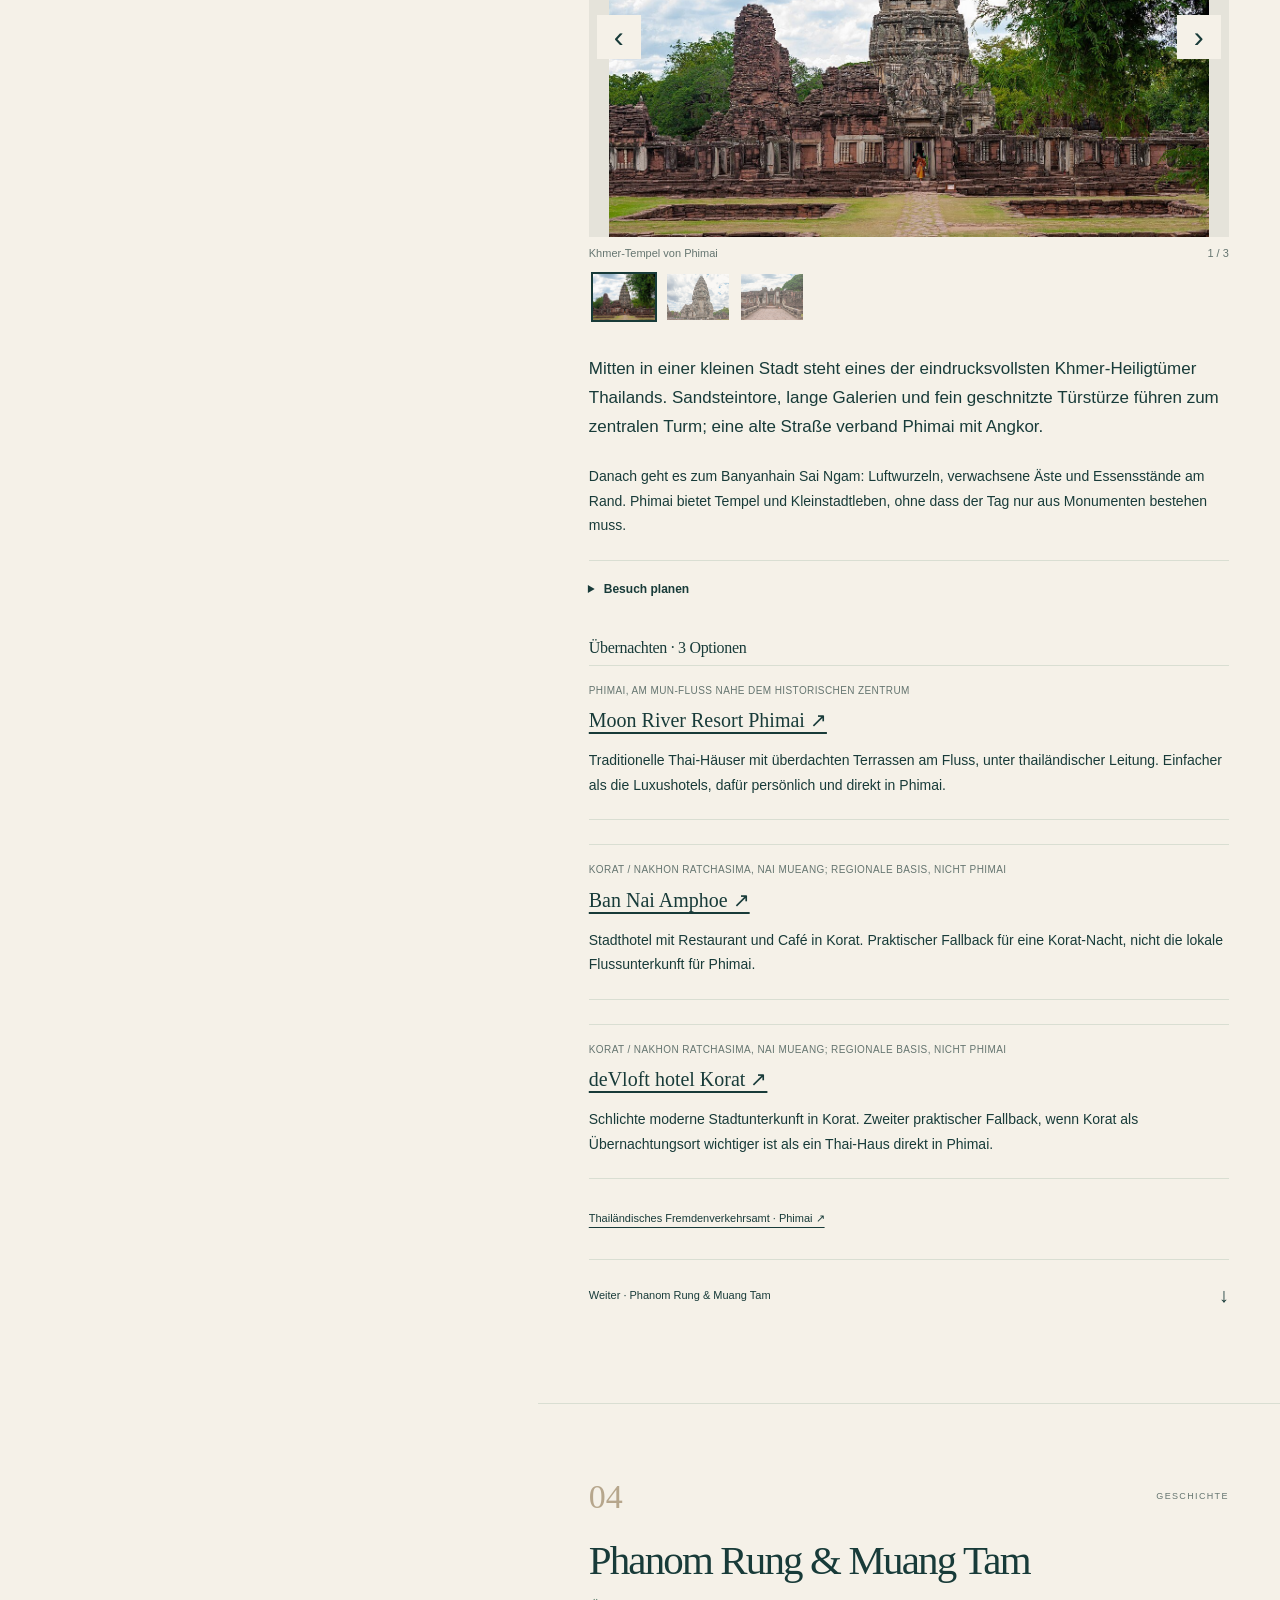
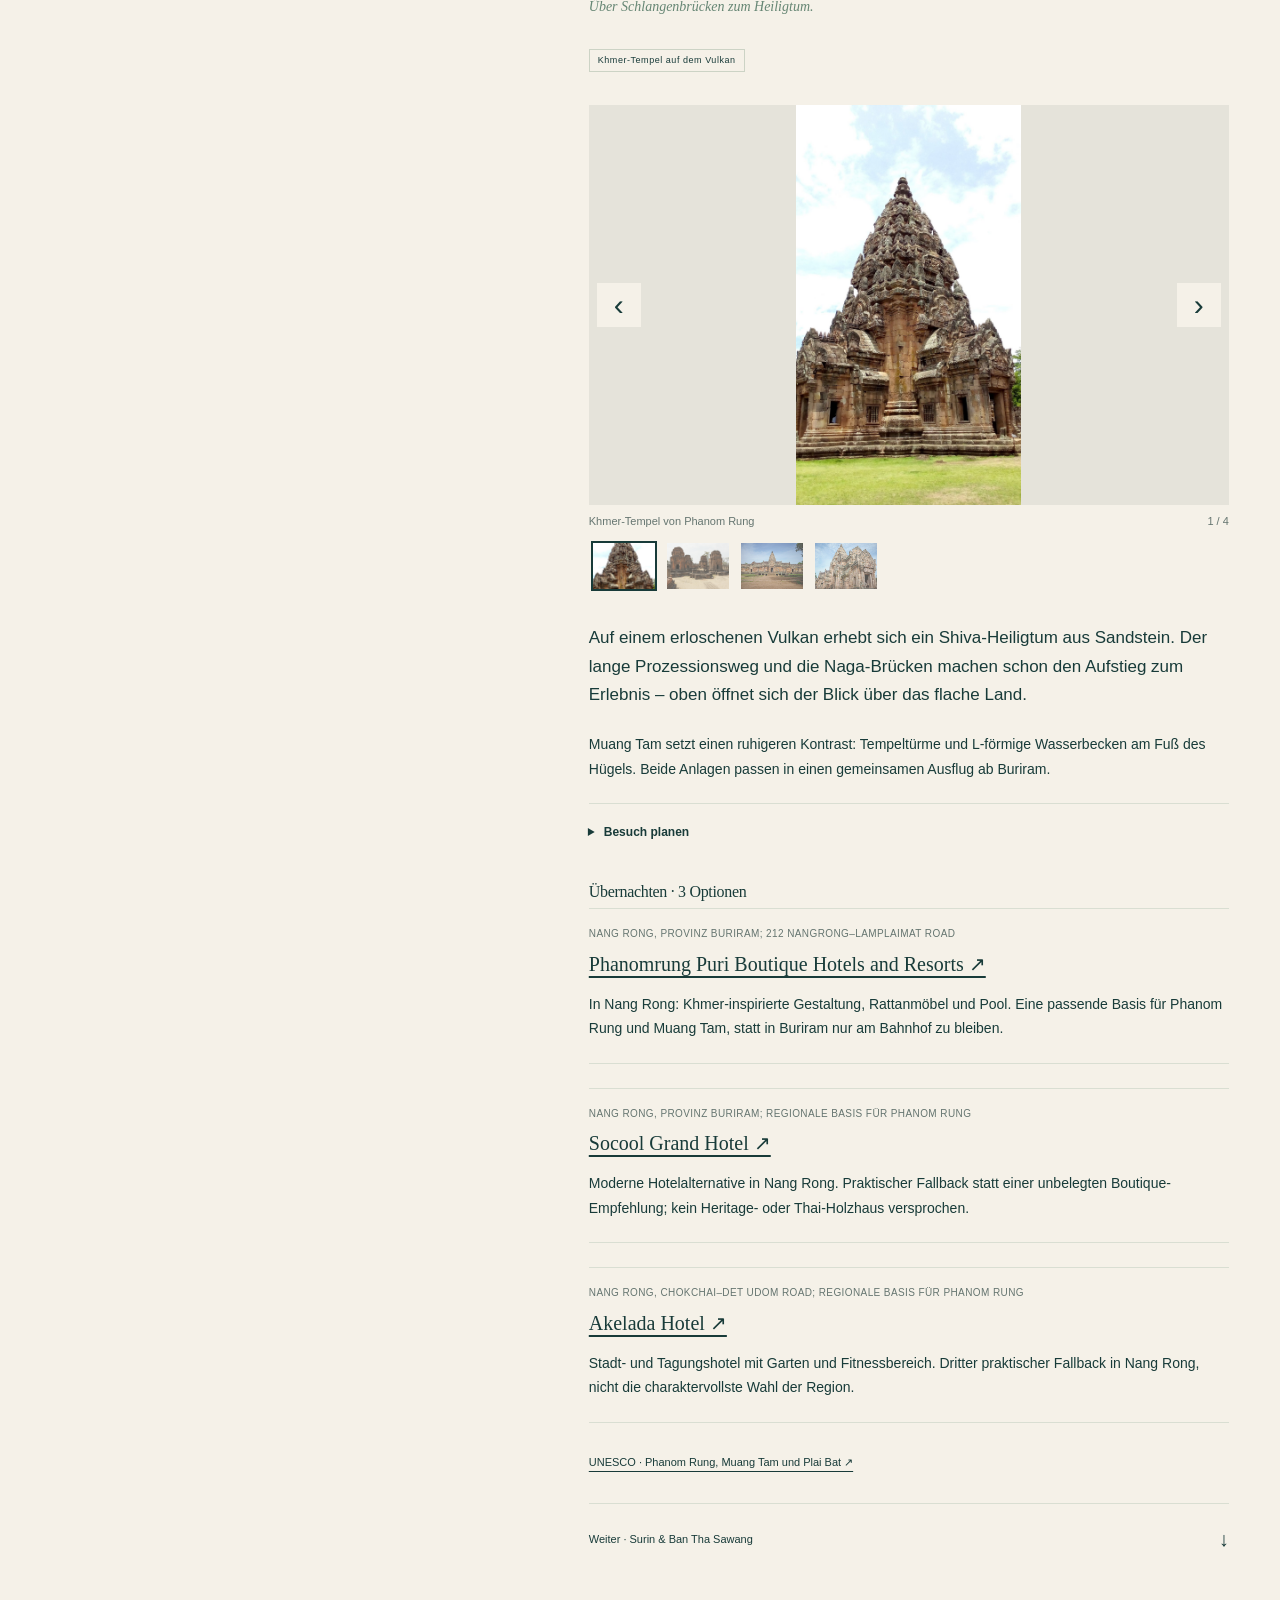
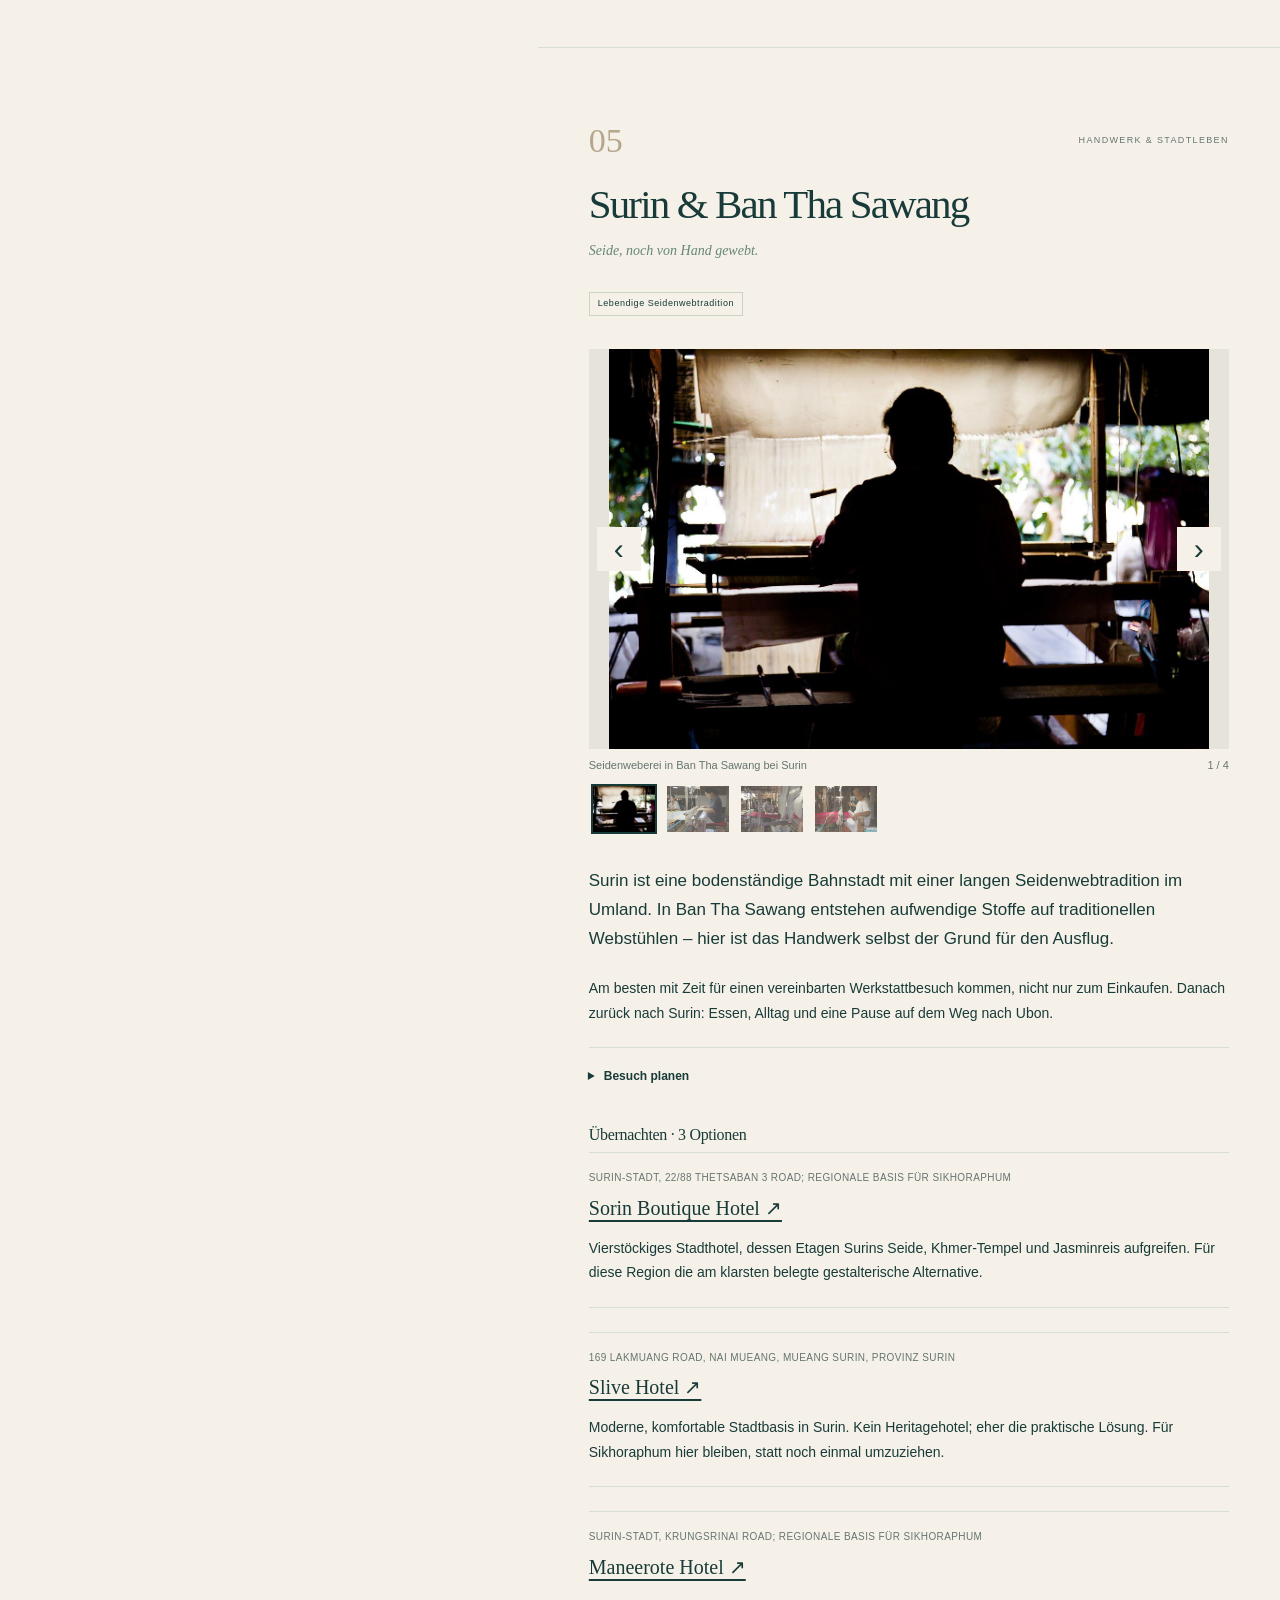
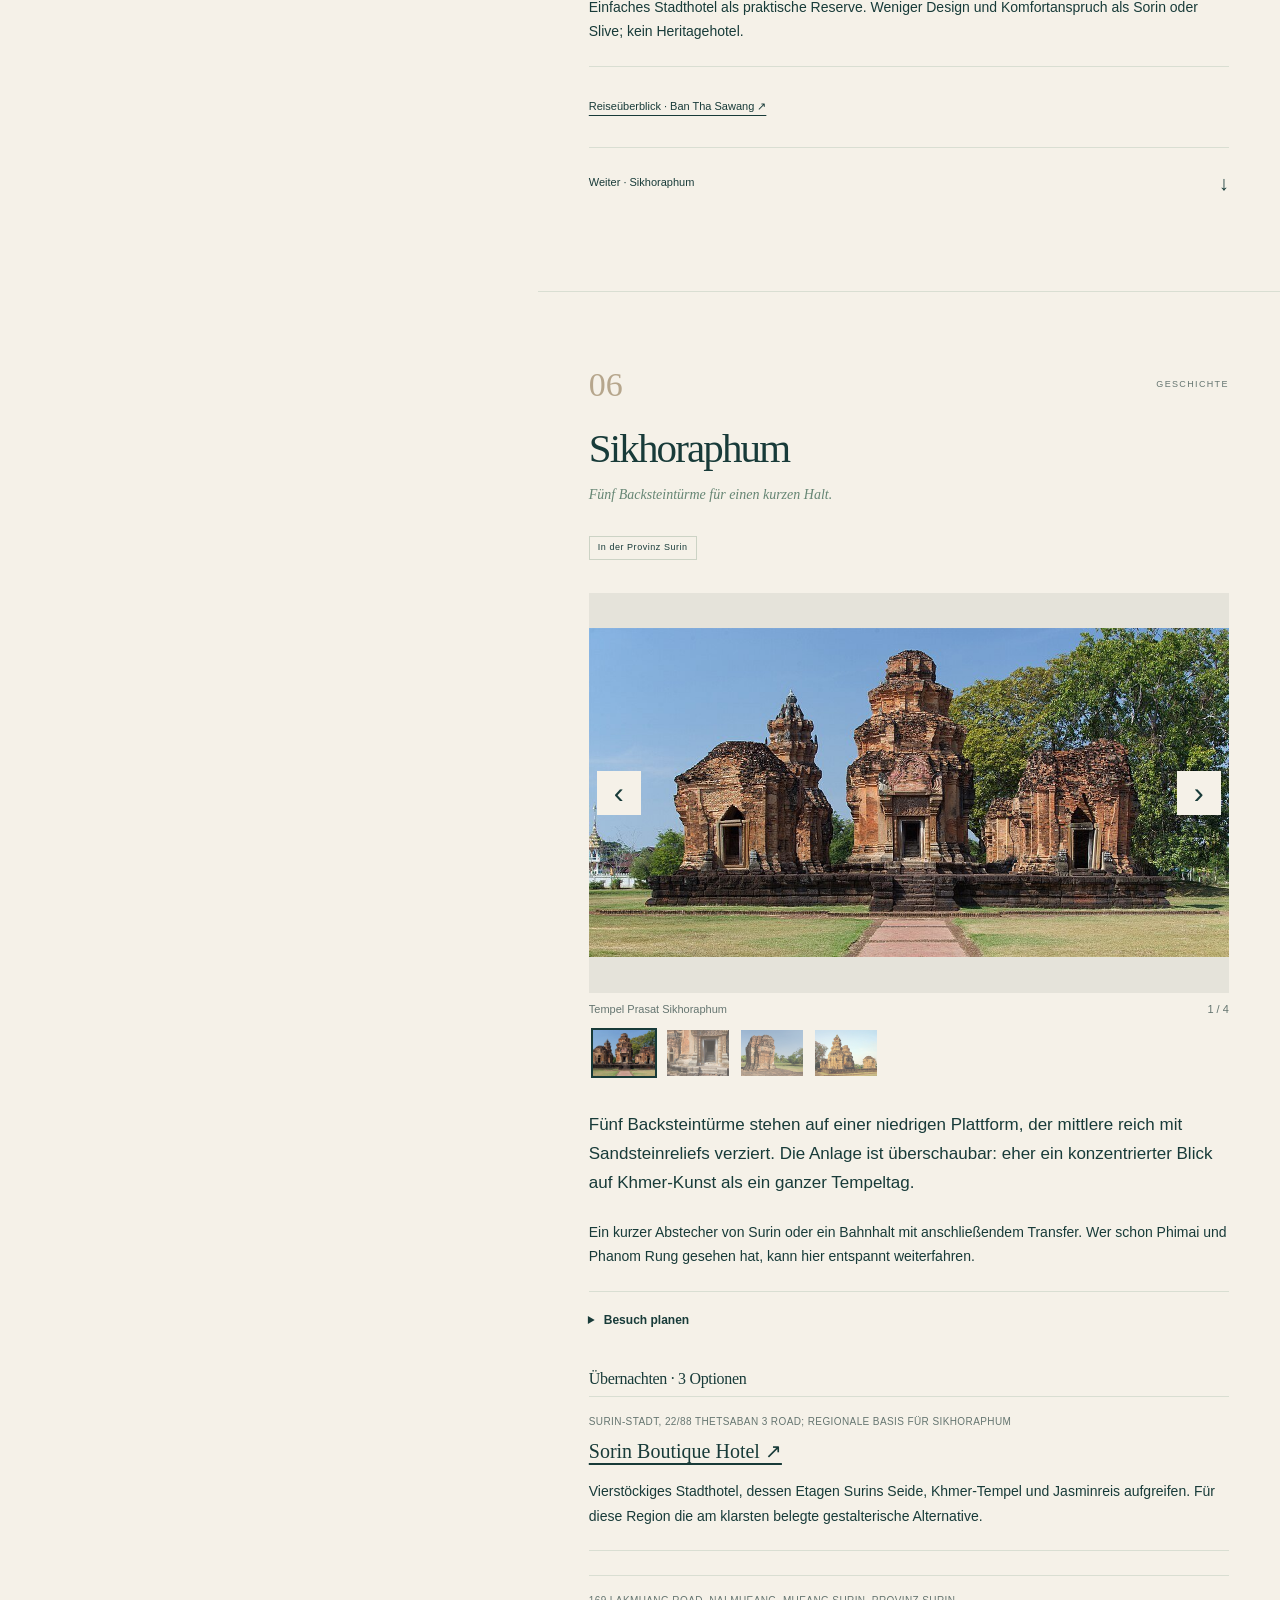
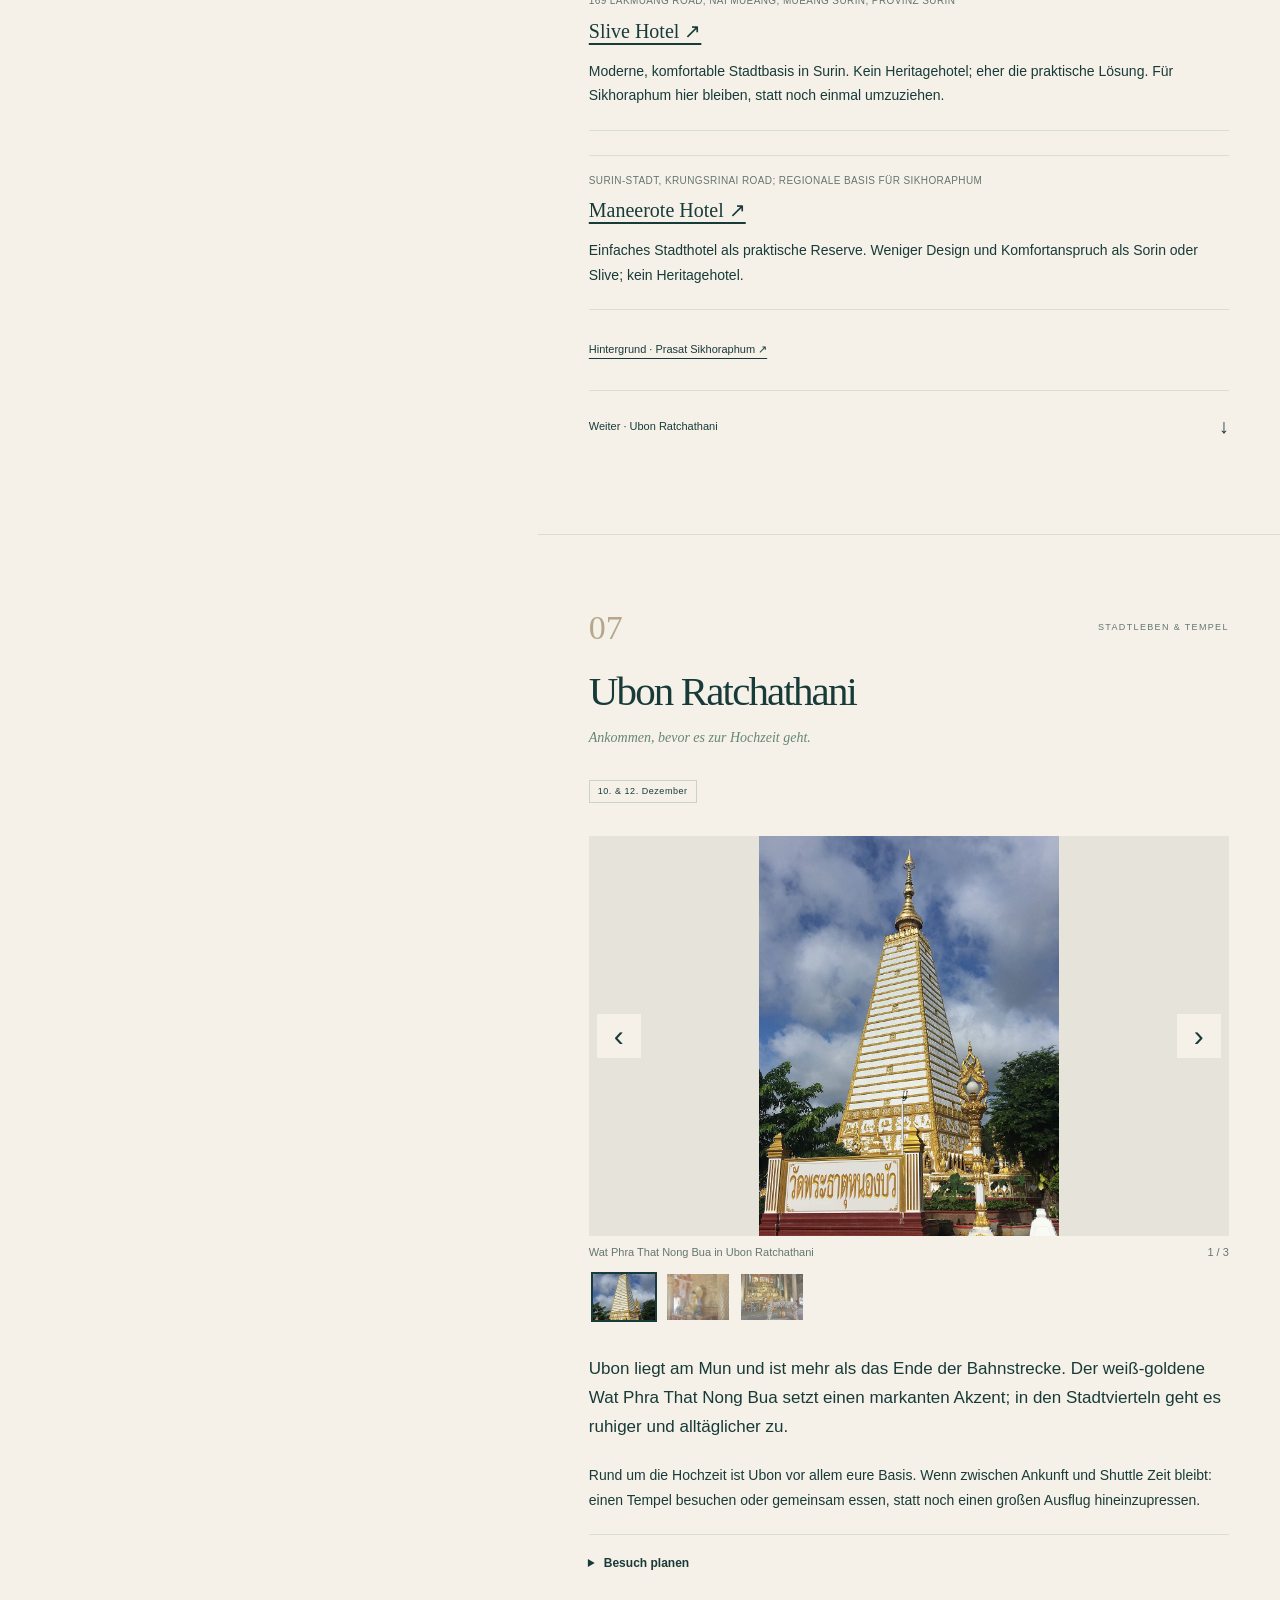
<file: 0d7d820362/index.html>
<!doctype html>
<html lang="de">
<head><meta name="robots" content="noindex,nofollow">
<meta charset="utf-8"><meta name="viewport" content="width=device-width,initial-scale=1">
<meta name="description" content="Mit der Bahn von Bangkok durch den Isan: Khmer-Tempel, Waldpfade und gutes Essen. Unsere Thailandreise vom 4. bis 13. Dezember 2026.">
<title>Thailand · In unserem Tempo</title>
<link rel="stylesheet" href="styles.css?v=6"><script src="page-data.js?v=1" defer></script><script src="app.js?v=7" defer></script>
</head>
<body>
<a class="skip-link" href="#story">Zu den Reiseideen</a>
<header class="site-header">
 <a class="brand" href="#beginning" aria-label="Thailand, in unserem Tempo – zum Anfang"><span class="brand-symbol" aria-hidden="true"><svg viewBox="0 0 24 24" width="24" height="24" fill="none"><path d="M5 19 19 5M6 5h13v13" stroke="currentColor" stroke-width="1.6" stroke-linecap="square"/></svg></span> IN UNSEREM TEMPO<span class="brand-country"> / THAILAND</span></a>
 <div class="header-actions"><label class="sr-only" for="jump-select">Kapitel wählen</label><select id="jump-select"><option value="beginning">Überblick</option><option value="railway">Die Bahnstrecke</option><option value="possibilities">Die Orte</option><option value="return-journey">Rückreise</option></select></div>
 <div id="reading-progress" aria-hidden="true"></div>
</header>
<div class="layout">
 <aside class="map-panel" aria-label="Interaktive Reisekarte">
  <div class="map-heading"><span id="map-kicker">01 / THAILAND</span><span class="compass" aria-label="Norden ist oben">N ↑</span></div>
  <div class="map-canvas"><svg id="travel-map" viewBox="0 0 1100 1700" preserveAspectRatio="xMidYMid meet" aria-label="Thailand und die Strecke Bangkok–Ubon"><title>Thailand und unsere Reise durch den Isan</title><defs><pattern id="map-dots" width="25" height="25" patternUnits="userSpaceOnUse"><circle cx="1" cy="1" r=".7" fill="#b4d3c2" opacity=".14"/></pattern><marker id="trip-arrow" viewBox="0 0 10 10" refX="8" refY="5" markerWidth="5" markerHeight="5" orient="auto-start-reverse"><path d="M0 0L10 5L0 10" fill="#dfb477"/></marker><symbol id="plane-symbol" viewBox="0 0 24 24"><path d="m21 16-8-5V4.5a1.5 1.5 0 0 0-3 0V11l-8 5v2l8-2.5V20l-2 1v1l3.5-1 3.5 1v-1l-2-1v-4.5l8 2.5z" fill="currentColor"/></symbol></defs><rect id="map-ocean" x="-1500" y="-1500" width="5000" height="5000" fill="url(#map-dots)"/><g id="countries"></g><g id="country-labels"></g><g id="rail-layer"><path id="rail-shadow"/><path id="rail-route"/><g id="station-markers"></g><g id="leg-labels"></g></g><g id="excursion-layer"></g><g id="place-markers"></g><g id="trip-marks"></g><g id="return-layer"></g></svg></div>
  <div class="map-date-strip" aria-label="Fixe Reisetermine"><span>5.12. Bangkok</span><span>10.12. Ubon</span><span>13.12. Heimflug</span></div>
  <div id="map-active" class="map-active"><span class="map-active-category"></span><strong>Thailand</strong><span id="map-hint">4.–13. Dezember 2026</span></div>
  <div class="map-footer"><div class="map-legend"><span><i class="legend-rail"></i> Bahn</span><span><i class="legend-place"></i> Reiseidee</span><span><i class="legend-road"></i> Ausflug</span></div></div>
  <p class="map-error" id="map-error" hidden>Die Karte lädt nicht. Die Reiseideen stehen weiter unten.</p>
 </aside>
 <main class="story" id="story">
  <section class="chapter hero" id="beginning" data-stage="country">
   <div class="eyebrow">THAILAND / 4.–13. DEZEMBER 2026</div>
   <h1>Weniger hetzen.<br>Mehr <em>ankommen.</em></h1>
   <p class="hero-lede">Waldpfade, Khmer-Tempel und Klebreis am Straßenrand. Mit der Bahn durch den Isan.</p>
   <ol class="trip-timeline" aria-label="Unser fester Reiserahmen">
    <li><time datetime="2026-12-05">5.12.</time><span><svg class="trip-icon" aria-hidden="true"><use href="#plane-symbol"/></svg> Ankunft in Bangkok</span></li>
    <li class="open-days"><time>5.–6.12.</time><span>Ayutthaya · eine Nacht vorgeschlagen: Markt und Tempel</span></li>
   <li class="open-days"><time>ab 6.12.</time><span>Khao Yai Nationalpark · eine oder zwei Nächte offen</span></li>
   <li class="open-days"><time>bis 10.12.</time><span>Weiter durch den Isan · Route offen</span></li>
    <li><time datetime="2026-12-10">10.12.</time><span>Ubon → organisierter Hochzeitsshuttle</span></li>
    <li><time datetime="2026-12-11">11.12.</time><span>Hochzeit</span></li>
    <li><time datetime="2026-12-12">12.12.</time><span>Zurück nach Ubon</span></li>
    <li><time datetime="2026-12-13">13.12.</time><span>Heimflug ab Bangkok · 23:30</span></li>
   </ol>
   <p class="small-note">Ab Flughafen möglichst mit einem Van direkt nach Ayutthaya. Der Rückweg von Ubon nach Bangkok ist noch offen.</p>
   <a class="scroll-prompt" href="#our-region"><span>Die Strecke entdecken</span><span aria-hidden="true">↓</span></a>
  </section>
  <section class="chapter intro" id="our-region" data-stage="region">
   <div class="eyebrow">02 / BANGKOK → UBON</div><h2>Raus aus Bangkok.<br>Rein in den <em>Isan.</em></h2>
   <p>Die Bahn führt nach Nordosten, vorbei an alten Tempelstädten und Reisfeldern. Am 10. Dezember müssen wir in Ubon sein. Dazwischen bleibt Platz für wenige, gute Stopps.</p><div class="region-note"><h3>Der Isan: weites Land, kräftige Küche</h3><p>Reisfelder, Khmer-Heiligtümer und Städte, deren Alltag selten für Besucher inszeniert ist. Thailands Nordosten ist kulturell eng mit Laos verbunden; im Süden prägen auch Khmer-Traditionen die Region.</p><p>Auf den Tisch kommen Klebreis, gegrilltes Huhn (<em>gai yang</em>), Papayasalat (<em>som tam</em>) und <em>larb</em>, ein würziger Fleischsalat. Gemeinsam essen gehört hier genauso zur Reise wie die Tempel.</p><details class="region-food-note"><summary>Beim Essen wichtig</summary><p>Im Isan keinen rohen oder nur marinierten Süßwasserfisch essen: Hier sind Leberegel verbreitet; Salz, Rauch und Marinade machen infizierten Fisch nicht zuverlässig sicher. <a href="https://www.cdc.gov/liver-flukes/opisthorchis/index.html" target="_blank" rel="noopener noreferrer">CDC</a></p></details></div>
  </section>
  <section class="chapter intro" id="railway" data-stage="rail">
   <div class="eyebrow">03 / DIE BAHNSTRECKE</div><h2>Bangkok bis <em>Ubon.</em></h2>
   <div id="rail-timings" class="rail-timings"></div>
   <p class="small-note">Beispielzeiten für Zug 21. Fahrplan und Tickets für unsere Stopps noch prüfen.</p>
   <a class="source-link" href="https://southeastasiatrains.com/thailand-northeastern-line-timetable/" target="_blank" rel="noopener noreferrer">Fahrplanquelle ↗</a>
   <details class="practical-details"><summary>Tickets & Bahnhöfe</summary><p>Die Zeiten stammen aus einem sekundären Fahrplan vom 3. Oktober 2026. Andere Züge brauchen unterschiedlich lange; unsere einzelnen Teilstrecken sind noch nicht datumsbezogen geprüft.</p><p>Jeder Zwischenstopp bedeutet eine eigene Fahrt mit eigenem Ticket. Es gibt hier keinen bestätigten Hop-on/Hop-off-Pass. Nicht jeder Zug hält überall; kurze Teilstrecken können später zur Buchung freigegeben werden.</p><p>Fernzüge nach Ubon nutzen in Bangkok Krung Thep Aphiwat. Regionalzüge nach Ayutthaya können ab Hua Lamphong fahren. Vor dem Buchen Bahnhöfe und Halte abgleichen.</p><a href="https://www.seat61.com/Thailand.htm#Ubon_Ratchathani" target="_blank" rel="noopener noreferrer">Seat61: Bahnreisen ↗</a> · <a href="https://www.dticket.railway.co.th/" target="_blank" rel="noopener noreferrer">SRT D-Ticket ↗</a></details>
  </section>
  <section class="chapter intro possibilities-intro" id="possibilities" data-stage="places">
   <div class="eyebrow">04 / DIE ORTE</div><h2>Was liegt <em>am Weg?</em></h2>
   <p class="lede">Bahnstopps und Abstecher ins Umland.</p>
   <div id="place-index" class="place-index" aria-label="Alle Reiseideen"></div>
   <div class="safety-note"><strong>Ausflüge in Grenznähe</strong><p>Für den 20-km-Streifen entlang der kambodschanischen Grenze gilt eine Teilreisewarnung (13. Oktober 2026). Keine zusätzlichen Ausflüge in diesen Streifen einplanen; die Lage vor der Reise nochmals prüfen.</p><a href="https://www.auswaertiges-amt.de/de/reiseundsicherheit/thailandsicherheit-201558" target="_blank" rel="noopener noreferrer">Aktuelle Reisehinweise ↗</a></div>
  </section>
  <div id="destination-chapters"></div>

  <section class="chapter return-chapter" id="return-journey" data-stage="return"><div class="eyebrow">RÜCKREISE</div><h2>Zurück nach <em>Bangkok.</em></h2><p>Am 12. Dezember geht es mit dem Hochzeitsshuttle zurück nach Ubon. Der Weg nach Bangkok ist noch offen.</p><p>Der Heimflug ab Bangkok (BKK) geht am 13. Dezember um 23:30 Uhr.</p></section>
  <section class="chapter closing" id="next" data-stage="return">
   <h2>Welche Orte <em>bleiben?</em></h2>
   <p>Ein Naturausflug, ein großer Tempelbesuch und Zeit für den Alltag. Die Auswahl ist offen; Ubon am 10. steht fest.</p>
   <a class="back-link" href="#possibilities">↑ Zurück zu den Orten</a>
   <details id="sources"><summary>Quellen & Bildnachweise</summary><div id="photo-credits"></div><p>Kartenumrisse: Natural Earth, gemeinfreie Ländergrenzen im Maßstab 1:110 Mio. Ortskoordinaten: Google Maps; Ubon-Bahnhof in Warin Chamrap. Verbindungen sind schematisch. Flugpfeile markieren Städte, keine bestätigten Flughäfen. Den Hochzeitsort verorten wir nicht, da er noch nicht angegeben ist.</p></details>
   <footer class="story-footer">THAILAND · IN UNSEREM TEMPO</footer>
  </section>
 </main>
</div>
<dialog id="photo-dialog" aria-label="Fotogalerie"><button class="gallery-close" aria-label="Galerie schließen">×</button><div class="lightbox-stage"><button class="lightbox-prev" aria-label="Vorheriges Bild">‹</button><figure><img id="lightbox-image" alt=""><figcaption id="lightbox-caption"></figcaption></figure><button class="lightbox-next" aria-label="Nächstes Bild">›</button></div></dialog><noscript><p class="noscript">Für Karte und Ortskapitel JavaScript aktivieren. Termine und Reisehinweise bleiben lesbar.</p></noscript>
</body></html>
</file>
<file: .0d7d820362.old/styles.css>
:root{--sea:#153e3e;--sea-light:#275655;--paper:#f5f1e8;--ink:#183b39;--muted:#657570;--line:#d9ded2;--gold:#dfb477;--salmon:#efba8d;--header:64px;--map-width:55%;--map-height:40svh}*{box-sizing:border-box}html{scroll-behavior:smooth;scroll-padding-top:84px}body{margin:0;background:var(--paper);color:var(--ink);font-family:Arial,Helvetica,sans-serif;font-size:16px;line-height:1.75}a{color:inherit;text-underline-offset:5px}button,select{font:inherit}button,a,select,summary{-webkit-tap-highlight-color:transparent}a:focus-visible,button:focus-visible,select:focus-visible,summary:focus-visible,[role=button]:focus-visible{outline:3px solid var(--gold);outline-offset:5px}.sr-only{position:absolute;width:1px;height:1px;clip:rect(0,0,0,0);overflow:hidden;white-space:nowrap}.skip-link{position:fixed;top:-80px;left:20px;background:var(--paper);padding:12px;z-index:20}.skip-link:focus{top:70px}.site-header{height:var(--header);position:fixed;top:0;left:0;right:0;z-index:10;display:flex;align-items:center;justify-content:space-between;padding:0 30px;background:var(--sea);color:#f1eee2;border-bottom:1px solid #ffffff16}.brand{font-size:11px;font-weight:700;letter-spacing:.18em;text-decoration:none;display:flex;align-items:center;gap:12px}.brand-symbol{font-size:29px;line-height:1;font-weight:400;color:var(--gold)}.brand-country{font-weight:400;opacity:.65;letter-spacing:.12em}.header-actions{display:flex;align-items:center;gap:26px}.preview-tag{font-size:9px;letter-spacing:.12em;opacity:.65}.header-actions select{max-width:210px;padding:8px 28px 8px 10px;background:#ffffff08;color:#f1eee2;border:1px solid #ffffff30;border-radius:0;font-size:12px;cursor:pointer}.header-actions select option{color:var(--ink);background:var(--paper)}#reading-progress{position:absolute;bottom:-1px;left:0;height:2px;background:var(--gold);width:0}.layout{padding-top:var(--header)}.map-panel{position:fixed;top:var(--header);bottom:0;left:0;width:var(--map-width);background:radial-gradient(ellipse at 48% 45%,#234e4a 0%,var(--sea) 68%);color:#e5ecdf;overflow:hidden;border-right:1px solid #ffffff16}.map-heading{position:absolute;top:25px;left:30px;right:30px;display:flex;align-items:center;justify-content:space-between;z-index:2;font-size:10px;letter-spacing:.15em;color:#a6bfb5}.compass{font-size:14px;color:var(--gold)}.map-canvas{position:absolute;inset:60px 16px 165px}#travel-map{height:100%;width:100%;overflow:visible;display:block}.country{fill:#305951;stroke:#7fa291;stroke-width:1.3;vector-effect:non-scaling-stroke}.country.neighbor{fill:#1d4542;stroke:#527b6b;stroke-width:.8}.country-label{fill:#87a798;font-family:Arial,sans-serif;text-anchor:middle;letter-spacing:4px}.thailand-label{fill:#d9e1cf;letter-spacing:8px}#rail-route,#rail-shadow{fill:none;vector-effect:non-scaling-stroke;stroke-linecap:round;stroke-linejoin:round}#rail-route{stroke:var(--gold);stroke-width:3}#rail-shadow{stroke:#193f37;stroke-width:7}#rail-layer,#place-markers,#excursion-layer{opacity:0;pointer-events:none;transition:opacity .45s}body[data-stage=rail] #rail-layer,body[data-stage=places] #rail-layer{opacity:1;pointer-events:auto}body[data-stage=places] #rail-route{stroke:#73968b;stroke-width:2}body[data-stage=places] #place-markers,body[data-stage=places] #excursion-layer{opacity:1;pointer-events:auto}.station{cursor:pointer}.station circle{fill:var(--sea);stroke:#f5d09a;stroke-width:2;vector-effect:non-scaling-stroke}.station text{fill:#e2e9dc;font-size:12px;font-weight:500;paint-order:stroke;stroke:#244e45;stroke-width:3px;stroke-linejoin:round}.station:hover text,.station:focus text{fill:#fff}.leg-label text{fill:#dfbc89;font-size:9px;text-anchor:middle;paint-order:stroke;stroke:#244e45;stroke-width:3px}.leg-label rect{fill:#173d37;opacity:.75}.leg-label{opacity:1;transition:opacity .3s}body[data-stage=places] #leg-labels{opacity:0}.excursion{fill:none;stroke:#afc0a7;stroke-width:1;stroke-dasharray:4 5;vector-effect:non-scaling-stroke;opacity:.35}.excursion.active{stroke:var(--salmon);stroke-width:2;opacity:.85}.place-marker{cursor:pointer}.place-marker .marker-halo{fill:var(--salmon);opacity:0}.place-marker .marker-core{fill:#1d4541;stroke:var(--salmon);stroke-width:1.4;vector-effect:non-scaling-stroke}.place-marker .marker-number{fill:#f4d2b1;font-size:9px;text-anchor:middle;dominant-baseline:central;font-weight:600;pointer-events:none}.place-marker .marker-label{fill:#f9d2ac;font-size:12px;font-weight:600;paint-order:stroke;stroke:#244e45;stroke-width:4px;opacity:0;pointer-events:none}.place-marker.active .marker-core,.place-marker:hover .marker-core,.place-marker:focus .marker-core{fill:var(--salmon)}.place-marker.active .marker-number,.place-marker:hover .marker-number,.place-marker:focus .marker-number{fill:var(--sea)}.place-marker.active .marker-halo{opacity:.12}.place-marker.active .marker-label,.place-marker:hover .marker-label,.place-marker:focus .marker-label{opacity:1}.extra-point circle{fill:var(--salmon);opacity:.8}.extra-point text{font-size:9px;fill:#e7c6a5;paint-order:stroke;stroke:var(--sea);stroke-width:3px}.extra-point{display:none}.extra-point.active{display:block}.map-active{position:absolute;bottom:100px;left:30px;right:30px;border-top:1px solid #ffffff20;padding-top:14px;display:flex;flex-direction:column;gap:1px}.map-active-category{font-size:9px;letter-spacing:.15em;color:var(--gold)}.map-active strong{font-family:Georgia,serif;font-size:24px;font-weight:400;line-height:1.35}#map-hint{font-size:11px;color:#aac0b4}.map-footer{position:absolute;bottom:17px;left:30px;right:30px;display:flex;justify-content:space-between;gap:12px;align-items:end}.map-footer p{font-size:9px;line-height:1.5;color:#92ada2;margin:0;text-align:right}.map-legend{display:flex;flex-wrap:wrap;gap:8px 14px;font-size:10px;color:#b0c2b6}.map-legend span{display:flex;align-items:center;gap:6px}.map-legend i{display:inline-block}.legend-rail{width:16px;height:2px;background:var(--gold)}.legend-place{width:8px;height:8px;border-radius:50%;border:1px solid var(--salmon)}.legend-road{width:16px;border-top:1px dashed #afc0a7}.map-error{position:absolute;top:30%;padding:24px;color:var(--gold)}main{margin-left:var(--map-width);width:calc(100% - var(--map-width))}.chapter{padding:100px clamp(30px,4vw,70px);min-height:95svh;scroll-margin-top:var(--header);border-bottom:1px solid var(--line);position:relative}.eyebrow{font-size:10px;font-weight:600;letter-spacing:.18em;line-height:1.5;margin-bottom:30px;color:var(--muted)}h1,h2,h3{font-family:Georgia,'Times New Roman',serif;font-weight:400;letter-spacing:-.045em;line-height:1.1;margin:0 0 25px}h1{font-size:clamp(47px,4.6vw,76px)}h2{font-size:clamp(36px,3.3vw,55px)}h3{font-size:22px;letter-spacing:-.02em}h1 em,h2 em{font-weight:400;color:#648b77}p{margin:0 0 22px}.lede{font-size:20px;line-height:1.6}.hero{background:var(--sea);color:#f1eee2;min-height:calc(100svh - var(--header));display:flex;flex-direction:column;justify-content:center;padding-top:60px;padding-bottom:55px;border-bottom:0}.hero .eyebrow{color:#a8bbb0}.hero h1{margin-bottom:34px}.hero h1 em{color:var(--gold)}.hero-lede{font-size:19px;line-height:1.65;max-width:410px;color:#d0dbce}.hero-note{font-size:13px;line-height:1.7;margin-top:20px;color:#9db6a7}.scroll-prompt{margin-top:30px;display:flex;align-items:center;gap:24px;font-size:11px;letter-spacing:.07em;text-decoration:none;width:fit-content}.scroll-prompt span:last-child{font-size:26px;color:var(--gold)}.intro{display:flex;flex-direction:column;justify-content:center}.editorial-note{border-top:1px solid #bbc9bd;margin-top:28px;padding-top:22px}.editorial-note>span{font-size:9px;letter-spacing:.15em;color:var(--muted)}.editorial-note p{font-family:Georgia,serif;font-size:22px;line-height:1.5;margin-top:12px}.rail-timings{margin:10px 0 22px}.rail-timing{display:flex;align-items:center;justify-content:space-between;padding:9px 0;border-bottom:1px solid var(--line);font-size:12px;gap:12px}.rail-timing span{color:var(--muted)}.rail-timing b{font-size:13px;white-space:nowrap;font-weight:500;color:var(--ink)}.small-note{font-size:11px;line-height:1.7;color:var(--muted)}.source-link{font-size:11px;line-height:1.5;display:inline-block}.practical-details,details{border-top:1px solid var(--line);padding:18px 0;font-size:12px;line-height:1.7;margin-top:22px}summary{cursor:pointer;font-size:12px;font-weight:600;list-style-position:outside;margin-left:15px}details[open] summary{margin-bottom:18px}details p:last-child{margin-bottom:0}.place-index{display:grid;grid-template-columns:1fr 1fr;gap:0 18px;margin:20px 0 30px}.place-index a{font-size:12px;padding:10px 0;border-bottom:1px solid var(--line);text-decoration:none;display:flex;gap:10px;line-height:1.5;align-items:center}.index-number{color:#a3784c;font-size:10px;width:18px}.safety-note{border-left:2px solid #b88856;padding:0 0 0 17px;font-size:11px;color:#706650;margin-top:25px}.safety-note strong{font-size:12px}.safety-note p{margin:8px 0}.safety-note a{font-size:10px}.destination{padding-top:76px;padding-bottom:90px;min-height:110svh}.destination-header{display:flex;align-items:center;justify-content:space-between;gap:16px;margin-bottom:24px}.destination-number{font-family:Georgia,serif;font-size:34px;color:#b6a68c;line-height:1}.destination-category{font-size:9px;letter-spacing:.15em;text-transform:uppercase;color:var(--muted)}.destination h2{font-size:clamp(34px,3.2vw,53px);margin-bottom:12px}.destination-subtitle{font-family:Georgia,serif;font-style:italic;color:#668674;font-size:22px;line-height:1.4;margin-bottom:24px}.badge{display:inline-block;font-size:9px;letter-spacing:.06em;border:1px solid #ccd3c5;padding:4px 8px;line-height:1.5;margin-bottom:25px}.photo-strip{display:grid;grid-template-columns:1fr;gap:16px;margin:3px 0 28px}.photo-strip.two-photos{grid-template-columns:1fr 1fr;gap:10px}.photo-strip figure{margin:0;min-width:0}.photo-strip img{display:block;width:100%;aspect-ratio:4/3;object-fit:cover;background:#dedfd5}.photo-strip.two-photos img{aspect-ratio:3/4}.photo-strip figcaption{font-size:9px;line-height:1.5;color:var(--muted);margin-top:8px}.photo-placeholder{padding:36px 20px;border:1px dashed #b4c2b4;color:var(--muted);font-size:12px;text-align:center;line-height:1.6}.destination p{font-size:14px;line-height:1.75}.destination .intro-text{font-size:17px;line-height:1.7}.visit-notes{margin:28px 0;border-top:1px solid var(--line)}.visit-note{padding:15px 0;border-bottom:1px solid var(--line)}.visit-note span{font-size:9px;letter-spacing:.11em;text-transform:uppercase;color:var(--muted);display:block;margin-bottom:4px}.visit-note p{margin:0;font-size:12px;line-height:1.7}.visit-note.caveat{color:#786852}.visit-note.caveat span{color:#9a754b}.next-place{display:flex;justify-content:space-between;align-items:center;border-top:1px solid var(--line);margin-top:28px;padding-top:18px;text-decoration:none;font-size:11px;gap:12px}.next-place span:last-child{font-size:20px}.food-chapter{background:#e9ebdf;display:flex;flex-direction:column;justify-content:center}.food-words{display:flex;gap:10px 22px;flex-wrap:wrap;margin:20px 0 28px;color:#527963;font-family:Georgia,serif;font-style:italic;font-size:24px}.closing{display:flex;flex-direction:column;justify-content:center}.back-link{font-size:12px;width:fit-content;margin-top:20px}.story-footer{font-size:9px;letter-spacing:.16em;line-height:1.8;margin-top:70px;color:var(--muted)}.story-footer span{letter-spacing:0;font-size:10px}.credit-entry{font-size:10px;margin:15px 0}.credit-entry a{overflow-wrap:anywhere}.noscript{margin:90px 30px;background:var(--paper);padding:20px;position:relative;z-index:4}
@media(min-width:1700px){:root{--map-width:58%}.chapter{padding-left:80px;padding-right:80px}.map-canvas{inset:75px 35px 180px}}
@media(max-width:1100px){:root{--map-width:50%}.chapter{padding-left:30px;padding-right:30px}.map-heading{left:20px;right:20px}.map-active{left:20px;right:20px}.map-footer{left:20px;right:20px;flex-direction:column;align-items:start;gap:8px}.map-footer p{text-align:left}.map-active{bottom:118px}.map-canvas{inset:55px 8px 185px}.preview-tag{display:none}.brand-country{display:none}}
@media(max-width:760px){:root{--header:56px;--map-width:100%;--map-height:38svh}html{scroll-padding-top:calc(var(--header) + var(--map-height) + 12px)}.site-header{padding:0 15px}.brand{font-size:9px;letter-spacing:.12em;gap:8px}.brand-symbol{font-size:24px}.header-actions select{font-size:11px;max-width:155px;padding:7px}.map-panel{position:sticky;top:var(--header);width:100%;height:var(--map-height);bottom:auto;z-index:5;border-bottom:1px solid #72948155;border-right:0}.map-heading{top:10px;left:17px;right:17px;font-size:8px;letter-spacing:.09em}.compass{font-size:11px}.map-canvas{inset:24px 7px 56px}.map-active{bottom:6px;left:17px;right:17px;padding-top:5px;gap:0}.map-active-category{display:none}.map-active strong{font-family:Arial,sans-serif;font-size:12px;font-weight:500;line-height:1.4}#map-hint{font-size:9px;line-height:1.5}.map-footer{display:none}main{margin-left:0;width:100%;position:relative}.chapter{padding:50px 24px;min-height:calc(90svh - var(--map-height));scroll-margin-top:calc(var(--header) + var(--map-height) + 8px)}.hero{min-height:calc(100svh - var(--header) - var(--map-height));padding-top:35px;padding-bottom:35px}h1{font-size:46px}.hero .eyebrow{font-size:8px;margin-bottom:20px}.hero h1{margin-bottom:20px}.hero-lede{font-size:16px;margin-bottom:12px}.hero-note{font-size:11px;margin:10px 0}.scroll-prompt{margin-top:10px}.eyebrow{margin-bottom:22px;font-size:9px}h2{font-size:37px}.lede{font-size:18px}.intro{min-height:76svh}.destination{padding-top:45px;padding-bottom:45px}.destination h2{font-size:37px}.destination-subtitle{font-size:20px}.destination-header{margin-bottom:18px}.destination p{font-size:14px}.destination .intro-text{font-size:16px}.photo-strip{margin-bottom:23px}.photo-strip.two-photos{grid-template-columns:1fr 1fr}.place-index{gap:0 12px}.place-index a{font-size:11px}.map-active strong{white-space:nowrap;overflow:hidden;text-overflow:ellipsis}.food-words{font-size:22px}.story-footer{margin-top:40px}.station text{font-size:11px}.leg-label text{font-size:9px}.place-marker .marker-label{font-size:11px}.marker-number{font-size:9px}.map-error{top:25%;font-size:11px}}
@media(prefers-reduced-motion:reduce){html{scroll-behavior:auto}*,*::before,*::after{transition:none!important;animation:none!important}}
.chapter{scroll-margin-top:0}
/* Reiseplan: Fixtermine und Rückreise */
.trip-timeline{list-style:none;padding:0;margin:28px 0 12px;border-left:1px solid var(--gold);max-width:520px}.trip-timeline li{display:flex;gap:18px;align-items:baseline;padding:5px 0 5px 18px;font-size:14px;line-height:1.45}.trip-timeline time{min-width:72px;color:var(--muted);font-variant-numeric:tabular-nums}.trip-timeline .open-days{color:var(--muted);font-style:italic}.trip-icon{width:19px;height:19px;vertical-align:-5px;color:var(--gold);fill:currentColor}.map-date-strip{position:absolute;left:35px;right:35px;bottom:148px;display:flex;justify-content:space-between;color:var(--gold);font-size:10px;letter-spacing:.08em;text-transform:uppercase;pointer-events:none}.trip-path,.return-flight,.return-rail{fill:none;stroke:var(--gold);stroke-width:2;stroke-dasharray:7 7;opacity:.95}#trip-marks{pointer-events:none}#return-layer{opacity:0;pointer-events:none}.arrival-mark,.ubon-date-mark,.return-layer{color:var(--gold);font-size:18px}.arrival-mark text,.ubon-date-mark text,.return-layer text{fill:currentColor;font-family:Arial,sans-serif;font-size:16px;letter-spacing:.03em}.flight-option-label,.rail-option-label{font-weight:bold;text-transform:uppercase;letter-spacing:.12em}.return-option{border-top:1px solid var(--line);padding:20px 0}.return-option h3{font-family:Georgia,serif;font-size:28px;font-weight:400;margin:5px 0}.return-type{font-size:10px;text-transform:uppercase;letter-spacing:.14em;color:var(--muted)}.return-option ul{padding-left:20px}.return-option li{margin:8px 0}.service-status{font-size:12px;color:var(--muted)}.return-fit{font-style:italic;color:var(--muted)}body[data-stage=return] #return-layer{opacity:1}body[data-stage=return] #place-markers,body[data-stage=return] #excursion-layer{opacity:.18}body[data-stage=return] #rail-layer{opacity:.45}
@media(max-width:760px){.map-date-strip{left:15px;right:15px;bottom:42px;font-size:7px}.trip-timeline li{font-size:12px;gap:10px;padding-left:12px}.trip-timeline time{min-width:58px}.trip-timeline{margin-top:20px}.arrival-mark text,.ubon-date-mark text,.return-layer text{font-size:22px}.return-option h3{font-size:25px}}

/* Galleries and concise editorial notes. */
.hero .small-note,.hero .trip-timeline time,.hero .trip-timeline .open-days{color:#b4cbbf}
.region-note{margin-top:28px;padding-top:20px;border-top:1px solid var(--line)}.region-note h3{font-family:Georgia,serif;font-size:23px;font-weight:400;margin:0 0 12px}.region-note p{font-size:15px;line-height:1.7;margin:10px 0}.stay-note{margin:24px 0;padding:16px 0;border-top:1px solid var(--line);border-bottom:1px solid var(--line)}.stay-label{display:block;font-size:10px;text-transform:uppercase;letter-spacing:.1em;color:var(--muted)}.stay-note>a{display:inline-block;font-family:Georgia,serif;font-size:21px;margin:4px 0}.stay-note p{font-size:14px!important;margin:6px 0}.stay-slot:empty{display:none}.region-food-note{border:0;padding:3px 0;margin:5px 0 0}.region-food-note summary{font-size:11px;cursor:pointer}.region-food-note p{font-size:13px!important;line-height:1.6}
.gallery{display:block!important;min-width:0;margin:8px 0 25px}.gallery-stage{position:relative;isolation:isolate}.gallery-zoom{display:block;width:100%;padding:0;border:0;background:#dedfd5;cursor:zoom-in}.gallery .gallery-main-image{width:100%;aspect-ratio:16/10;object-fit:cover;display:block}.gallery-prev,.gallery-next{position:absolute;z-index:1;top:50%;transform:translateY(-50%);width:44px;height:44px;border:0;background:var(--paper);color:var(--ink);font-size:30px;line-height:1;cursor:pointer}.gallery-prev{left:8px}.gallery-next{right:8px}.gallery-meta{display:flex;justify-content:space-between;gap:15px;margin:8px 0;font-size:11px;line-height:1.5;color:var(--muted)}.gallery-count{white-space:nowrap;font-variant-numeric:tabular-nums}.gallery-thumbs{display:flex;gap:8px;overflow:auto;padding:3px 2px 8px}.gallery-thumbs button{padding:0;border:2px solid transparent;background:transparent;flex:0 0 66px;cursor:pointer;opacity:.65;min-height:44px}.gallery-thumbs button[aria-pressed=true]{border-color:var(--ink);opacity:1}.gallery .gallery-thumbs img{width:62px;height:46px;aspect-ratio:auto;object-fit:cover}.train-gallery{margin:24px 0}.train-gallery .gallery-main-image{object-fit:contain;background:#e5e3da;max-height:310px}.gallery .gallery-main-image{object-fit:contain;background:#e5e3da}
#photo-dialog{position:fixed;max-width:min(1100px,96vw);width:96vw;max-height:94svh;padding:50px 20px 20px;border:0;background:var(--paper);color:var(--ink)}#photo-dialog::backdrop{background:#102928dd}.gallery-close{position:absolute;right:8px;top:4px;width:44px;height:44px;font-size:30px;background:none;border:0;cursor:pointer}.lightbox-stage{display:grid;grid-template-columns:44px minmax(0,1fr) 44px;gap:12px;align-items:center}.lightbox-stage>button{width:44px;height:44px;font-size:36px;border:0;background:none;cursor:pointer;color:var(--ink)}.lightbox-stage figure{margin:0;min-width:0}.lightbox-stage img{display:block;width:100%;height:min(70svh,800px);object-fit:contain}.lightbox-stage figcaption{font-size:12px;line-height:1.5;margin-top:12px;text-align:center}
.return-recommendation{background:#e5e9df;padding:20px 24px;margin:24px 0}.return-recommendation h3{font-family:Georgia,serif;font-size:27px;font-weight:400;line-height:1.25;margin:8px 0 12px}.return-recommendation p{font-size:15px;line-height:1.65;margin:0}.return-services>div{display:flex;justify-content:space-between;gap:12px;margin:7px 0;font-size:13px;line-height:1.45}.return-services span{white-space:nowrap;font-variant-numeric:tabular-nums}.return-option>p,.return-option details{font-size:14px;line-height:1.65}.return-option>p{margin:10px 0}.return-option h3{font-size:24px}.return-option details{padding:0;border:0}.return-option summary{font-size:12px}.return-chapter{min-height:auto}.return-comparison{display:block}.return-option{padding:15px 0}
/* Each map phase owns its labels: never show inbound dates over the return. */
#leg-labels{display:none}
#return-layer{color:var(--gold)}#return-layer circle{fill:var(--sea);stroke:var(--gold);stroke-width:2}#return-layer text{fill:var(--gold);font-family:Arial,sans-serif;font-size:16px;paint-order:stroke;stroke:var(--sea);stroke-width:3px;stroke-linejoin:round}#return-layer .flight-option-label,#return-layer .rail-option-label{font-size:12px;letter-spacing:.08em}.arrival-mark circle,.ubon-date-mark circle{fill:var(--sea);stroke:var(--gold);stroke-width:2}#trip-marks{opacity:0}body[data-stage=country] #trip-marks,body[data-stage=region] #trip-marks{opacity:1}body[data-current-place=ubon] #trip-marks{opacity:1}body[data-current-place=ubon] .arrival-mark{display:none}body[data-stage=return] #trip-marks,body[data-stage=return] #place-markers,body[data-stage=return] #excursion-layer,body[data-stage=return] #rail-layer{opacity:0;pointer-events:none}.map-date-strip{bottom:205px;display:none}body[data-stage=country] .map-date-strip,body[data-stage=return] .map-date-strip{display:flex}.map-canvas{bottom:235px}.map-active{bottom:96px}body[data-stage=return] .map-footer{display:none}
@media(max-width:1100px) and (min-width:761px){.map-date-strip{bottom:210px}.map-canvas{bottom:245px}}
@media(max-width:760px){.gallery .gallery-main-image{aspect-ratio:4/3}.gallery-meta{font-size:10px}.region-note p{font-size:14px}.return-recommendation{padding:16px 18px}.return-recommendation h3{font-size:24px}.return-services>div{display:block}.return-services span{display:block}.return-services strong{font-weight:500}.map-date-strip{bottom:49px;font-size:8px;letter-spacing:.02em}body .map-canvas{bottom:73px}.map-active{bottom:4px}#return-layer text{font-size:19px}#return-layer .flight-option-label,#return-layer .rail-option-label{font-size:15px}.lightbox-stage{gap:0;grid-template-columns:36px minmax(0,1fr) 36px}#photo-dialog{padding:46px 3px 15px}.lightbox-stage>button{width:36px}.lightbox-stage img{height:58svh}}
/* More space for the travel chapters, compact persistent map. */
:root{--map-width:42%}.brand-symbol{display:flex;align-items:center}.brand-symbol svg{display:block}
@media(max-width:1100px) and (min-width:761px){:root{--map-width:44%}}
@media(max-width:760px){:root{--map-width:100%;--map-height:28svh}.map-canvas{inset:20px 0 43px}.map-active{bottom:4px}}

/* Sample route: a dated proposal, not a second fixed itinerary. */
.sample-days{margin:30px 0}.sample-day{display:grid;grid-template-columns:64px minmax(0,1fr);gap:18px;padding:23px 0;border-top:1px solid var(--line)}.sample-day time{font-size:14px;font-weight:600;color:var(--muted)}.sample-day h3{margin:0 0 9px;font-size:23px}.sample-day p{margin:0 0 10px;font-size:15px}.sample-day .sample-connection{font-size:13px}.sample-night{font-size:11px;letter-spacing:.07em;color:var(--muted)}.stay-options-heading{font-size:16px;margin:22px 0 8px}.stay-options .stay-note{margin-top:0}.stay-options .stay-note p{font-size:14px}.stay-options .stay-label{letter-spacing:.04em}.stay-options .stay-note>a{font-size:20px}
@media(max-width:760px){.sample-day{grid-template-columns:43px minmax(0,1fr);gap:10px}.sample-day h3{font-size:21px}}
</file>
<file: 0d7d820362/styles.css>
:root{--sea:#153e3e;--sea-light:#275655;--paper:#f5f1e8;--ink:#183b39;--muted:#657570;--line:#d9ded2;--gold:#dfb477;--salmon:#efba8d;--header:64px;--map-width:55%;--map-height:40svh}*{box-sizing:border-box}html{scroll-behavior:smooth;scroll-padding-top:84px}body{margin:0;background:var(--paper);color:var(--ink);font-family:Arial,Helvetica,sans-serif;font-size:16px;line-height:1.75}a{color:inherit;text-underline-offset:5px}button,select{font:inherit}button,a,select,summary{-webkit-tap-highlight-color:transparent}a:focus-visible,button:focus-visible,select:focus-visible,summary:focus-visible,[role=button]:focus-visible{outline:3px solid var(--gold);outline-offset:5px}.sr-only{position:absolute;width:1px;height:1px;clip:rect(0,0,0,0);overflow:hidden;white-space:nowrap}.skip-link{position:fixed;top:-80px;left:20px;background:var(--paper);padding:12px;z-index:20}.skip-link:focus{top:70px}.site-header{height:var(--header);position:fixed;top:0;left:0;right:0;z-index:10;display:flex;align-items:center;justify-content:space-between;padding:0 30px;background:var(--sea);color:#f1eee2;border-bottom:1px solid #ffffff16}.brand{font-size:11px;font-weight:700;letter-spacing:.18em;text-decoration:none;display:flex;align-items:center;gap:12px}.brand-symbol{font-size:29px;line-height:1;font-weight:400;color:var(--gold)}.brand-country{font-weight:400;opacity:.65;letter-spacing:.12em}.header-actions{display:flex;align-items:center;gap:26px}.preview-tag{font-size:9px;letter-spacing:.12em;opacity:.65}.header-actions select{max-width:210px;padding:8px 28px 8px 10px;background:#ffffff08;color:#f1eee2;border:1px solid #ffffff30;border-radius:0;font-size:12px;cursor:pointer}.header-actions select option{color:var(--ink);background:var(--paper)}#reading-progress{position:absolute;bottom:-1px;left:0;height:2px;background:var(--gold);width:0}.layout{padding-top:var(--header)}.map-panel{position:fixed;top:var(--header);bottom:0;left:0;width:var(--map-width);background:radial-gradient(ellipse at 48% 45%,#234e4a 0%,var(--sea) 68%);color:#e5ecdf;overflow:hidden;border-right:1px solid #ffffff16}.map-heading{position:absolute;top:25px;left:30px;right:30px;display:flex;align-items:center;justify-content:space-between;z-index:2;font-size:10px;letter-spacing:.15em;color:#a6bfb5}.compass{font-size:14px;color:var(--gold)}.map-canvas{position:absolute;inset:60px 16px 165px}#travel-map{height:100%;width:100%;overflow:visible;display:block}.country{fill:#305951;stroke:#7fa291;stroke-width:1.3;vector-effect:non-scaling-stroke}.country.neighbor{fill:#1d4542;stroke:#527b6b;stroke-width:.8}.country-label{fill:#87a798;font-family:Arial,sans-serif;text-anchor:middle;letter-spacing:4px}.thailand-label{fill:#d9e1cf;letter-spacing:8px}#rail-route,#rail-shadow{fill:none;vector-effect:non-scaling-stroke;stroke-linecap:round;stroke-linejoin:round}#rail-route{stroke:var(--gold);stroke-width:3}#rail-shadow{stroke:#193f37;stroke-width:7}#rail-layer,#place-markers,#excursion-layer{opacity:0;pointer-events:none;transition:opacity .45s}body[data-stage=rail] #rail-layer,body[data-stage=places] #rail-layer{opacity:1;pointer-events:auto}body[data-stage=places] #rail-route{stroke:#73968b;stroke-width:2}body[data-stage=places] #place-markers,body[data-stage=places] #excursion-layer{opacity:1;pointer-events:auto}.station{cursor:pointer}.station circle{fill:var(--sea);stroke:#f5d09a;stroke-width:2;vector-effect:non-scaling-stroke}.station text{fill:#e2e9dc;font-size:12px;font-weight:500;paint-order:stroke;stroke:#244e45;stroke-width:3px;stroke-linejoin:round}.station:hover text,.station:focus text{fill:#fff}.leg-label text{fill:#dfbc89;font-size:9px;text-anchor:middle;paint-order:stroke;stroke:#244e45;stroke-width:3px}.leg-label rect{fill:#173d37;opacity:.75}.leg-label{opacity:1;transition:opacity .3s}body[data-stage=places] #leg-labels{opacity:0}.excursion{fill:none;stroke:#afc0a7;stroke-width:1;stroke-dasharray:4 5;vector-effect:non-scaling-stroke;opacity:.35}.excursion.active{stroke:var(--salmon);stroke-width:2;opacity:.85}.place-marker{cursor:pointer}.place-marker .marker-halo{fill:var(--salmon);opacity:0}.place-marker .marker-core{fill:#1d4541;stroke:var(--salmon);stroke-width:1.4;vector-effect:non-scaling-stroke}.place-marker .marker-number{fill:#f4d2b1;font-size:9px;text-anchor:middle;dominant-baseline:central;font-weight:600;pointer-events:none}.place-marker .marker-label{fill:#f9d2ac;font-size:12px;font-weight:600;paint-order:stroke;stroke:#244e45;stroke-width:4px;opacity:0;pointer-events:none}.place-marker.active .marker-core,.place-marker:hover .marker-core,.place-marker:focus .marker-core{fill:var(--salmon)}.place-marker.active .marker-number,.place-marker:hover .marker-number,.place-marker:focus .marker-number{fill:var(--sea)}.place-marker.active .marker-halo{opacity:.12}.place-marker.active .marker-label,.place-marker:hover .marker-label,.place-marker:focus .marker-label{opacity:1}.extra-point circle{fill:var(--salmon);opacity:.8}.extra-point text{font-size:9px;fill:#e7c6a5;paint-order:stroke;stroke:var(--sea);stroke-width:3px}.extra-point{display:none}.extra-point.active{display:block}.map-active{position:absolute;bottom:100px;left:30px;right:30px;border-top:1px solid #ffffff20;padding-top:14px;display:flex;flex-direction:column;gap:1px}.map-active-category{font-size:9px;letter-spacing:.15em;color:var(--gold)}.map-active strong{font-family:Georgia,serif;font-size:24px;font-weight:400;line-height:1.35}#map-hint{font-size:11px;color:#aac0b4}.map-footer{position:absolute;bottom:17px;left:30px;right:30px;display:flex;justify-content:space-between;gap:12px;align-items:end}.map-footer p{font-size:9px;line-height:1.5;color:#92ada2;margin:0;text-align:right}.map-legend{display:flex;flex-wrap:wrap;gap:8px 14px;font-size:10px;color:#b0c2b6}.map-legend span{display:flex;align-items:center;gap:6px}.map-legend i{display:inline-block}.legend-rail{width:16px;height:2px;background:var(--gold)}.legend-place{width:8px;height:8px;border-radius:50%;border:1px solid var(--salmon)}.legend-road{width:16px;border-top:1px dashed #afc0a7}.map-error{position:absolute;top:30%;padding:24px;color:var(--gold)}main{margin-left:var(--map-width);width:calc(100% - var(--map-width))}.chapter{padding:100px clamp(30px,4vw,70px);min-height:95svh;scroll-margin-top:var(--header);border-bottom:1px solid var(--line);position:relative}.eyebrow{font-size:10px;font-weight:600;letter-spacing:.18em;line-height:1.5;margin-bottom:30px;color:var(--muted)}h1,h2,h3{font-family:Georgia,'Times New Roman',serif;font-weight:400;letter-spacing:-.045em;line-height:1.1;margin:0 0 25px}h1{font-size:clamp(47px,4.6vw,76px)}h2{font-size:clamp(36px,3.3vw,55px)}h3{font-size:22px;letter-spacing:-.02em}h1 em,h2 em{font-weight:400;color:#648b77}p{margin:0 0 22px}.lede{font-size:20px;line-height:1.6}.hero{background:var(--sea);color:#f1eee2;min-height:calc(100svh - var(--header));display:flex;flex-direction:column;justify-content:center;padding-top:60px;padding-bottom:55px;border-bottom:0}.hero .eyebrow{color:#a8bbb0}.hero h1{margin-bottom:34px}.hero h1 em{color:var(--gold)}.hero-lede{font-size:19px;line-height:1.65;max-width:410px;color:#d0dbce}.hero-note{font-size:13px;line-height:1.7;margin-top:20px;color:#9db6a7}.scroll-prompt{margin-top:30px;display:flex;align-items:center;gap:24px;font-size:11px;letter-spacing:.07em;text-decoration:none;width:fit-content}.scroll-prompt span:last-child{font-size:26px;color:var(--gold)}.intro{display:flex;flex-direction:column;justify-content:center}.editorial-note{border-top:1px solid #bbc9bd;margin-top:28px;padding-top:22px}.editorial-note>span{font-size:9px;letter-spacing:.15em;color:var(--muted)}.editorial-note p{font-family:Georgia,serif;font-size:22px;line-height:1.5;margin-top:12px}.rail-timings{margin:10px 0 22px}.rail-timing{display:flex;align-items:center;justify-content:space-between;padding:9px 0;border-bottom:1px solid var(--line);font-size:12px;gap:12px}.rail-timing span{color:var(--muted)}.rail-timing b{font-size:13px;white-space:nowrap;font-weight:500;color:var(--ink)}.small-note{font-size:11px;line-height:1.7;color:var(--muted)}.source-link{font-size:11px;line-height:1.5;display:inline-block}.practical-details,details{border-top:1px solid var(--line);padding:18px 0;font-size:12px;line-height:1.7;margin-top:22px}summary{cursor:pointer;font-size:12px;font-weight:600;list-style-position:outside;margin-left:15px}details[open] summary{margin-bottom:18px}details p:last-child{margin-bottom:0}.place-index{display:grid;grid-template-columns:1fr 1fr;gap:0 18px;margin:20px 0 30px}.place-index a{font-size:12px;padding:10px 0;border-bottom:1px solid var(--line);text-decoration:none;display:flex;gap:10px;line-height:1.5;align-items:center}.index-number{color:#a3784c;font-size:10px;width:18px}.safety-note{border-left:2px solid #b88856;padding:0 0 0 17px;font-size:11px;color:#706650;margin-top:25px}.safety-note strong{font-size:12px}.safety-note p{margin:8px 0}.safety-note a{font-size:10px}.destination{padding-top:76px;padding-bottom:90px;min-height:110svh}.destination-header{display:flex;align-items:center;justify-content:space-between;gap:16px;margin-bottom:24px}.destination-number{font-family:Georgia,serif;font-size:34px;color:#b6a68c;line-height:1}.destination-category{font-size:9px;letter-spacing:.15em;text-transform:uppercase;color:var(--muted)}.destination h2{font-size:clamp(34px,3.2vw,53px);margin-bottom:12px}.destination-subtitle{font-family:Georgia,serif;font-style:italic;color:#668674;font-size:22px;line-height:1.4;margin-bottom:24px}.badge{display:inline-block;font-size:9px;letter-spacing:.06em;border:1px solid #ccd3c5;padding:4px 8px;line-height:1.5;margin-bottom:25px}.photo-strip{display:grid;grid-template-columns:1fr;gap:16px;margin:3px 0 28px}.photo-strip.two-photos{grid-template-columns:1fr 1fr;gap:10px}.photo-strip figure{margin:0;min-width:0}.photo-strip img{display:block;width:100%;aspect-ratio:4/3;object-fit:cover;background:#dedfd5}.photo-strip.two-photos img{aspect-ratio:3/4}.photo-strip figcaption{font-size:9px;line-height:1.5;color:var(--muted);margin-top:8px}.photo-placeholder{padding:36px 20px;border:1px dashed #b4c2b4;color:var(--muted);font-size:12px;text-align:center;line-height:1.6}.destination p{font-size:14px;line-height:1.75}.destination .intro-text{font-size:17px;line-height:1.7}.visit-notes{margin:28px 0;border-top:1px solid var(--line)}.visit-note{padding:15px 0;border-bottom:1px solid var(--line)}.visit-note span{font-size:9px;letter-spacing:.11em;text-transform:uppercase;color:var(--muted);display:block;margin-bottom:4px}.visit-note p{margin:0;font-size:12px;line-height:1.7}.visit-note.caveat{color:#786852}.visit-note.caveat span{color:#9a754b}.next-place{display:flex;justify-content:space-between;align-items:center;border-top:1px solid var(--line);margin-top:28px;padding-top:18px;text-decoration:none;font-size:11px;gap:12px}.next-place span:last-child{font-size:20px}.food-chapter{background:#e9ebdf;display:flex;flex-direction:column;justify-content:center}.food-words{display:flex;gap:10px 22px;flex-wrap:wrap;margin:20px 0 28px;color:#527963;font-family:Georgia,serif;font-style:italic;font-size:24px}.closing{display:flex;flex-direction:column;justify-content:center}.back-link{font-size:12px;width:fit-content;margin-top:20px}.story-footer{font-size:9px;letter-spacing:.16em;line-height:1.8;margin-top:70px;color:var(--muted)}.story-footer span{letter-spacing:0;font-size:10px}.credit-entry{font-size:10px;margin:15px 0}.credit-entry a{overflow-wrap:anywhere}.noscript{margin:90px 30px;background:var(--paper);padding:20px;position:relative;z-index:4}
@media(min-width:1700px){:root{--map-width:58%}.chapter{padding-left:80px;padding-right:80px}.map-canvas{inset:75px 35px 180px}}
@media(max-width:1100px){:root{--map-width:50%}.chapter{padding-left:30px;padding-right:30px}.map-heading{left:20px;right:20px}.map-active{left:20px;right:20px}.map-footer{left:20px;right:20px;flex-direction:column;align-items:start;gap:8px}.map-footer p{text-align:left}.map-active{bottom:118px}.map-canvas{inset:55px 8px 185px}.preview-tag{display:none}.brand-country{display:none}}
@media(max-width:760px){:root{--header:56px;--map-width:100%;--map-height:38svh}html{scroll-padding-top:calc(var(--header) + var(--map-height) + 12px)}.site-header{padding:0 15px}.brand{font-size:9px;letter-spacing:.12em;gap:8px}.brand-symbol{font-size:24px}.header-actions select{font-size:11px;max-width:155px;padding:7px}.map-panel{position:sticky;top:var(--header);width:100%;height:var(--map-height);bottom:auto;z-index:5;border-bottom:1px solid #72948155;border-right:0}.map-heading{top:10px;left:17px;right:17px;font-size:8px;letter-spacing:.09em}.compass{font-size:11px}.map-canvas{inset:24px 7px 56px}.map-active{bottom:6px;left:17px;right:17px;padding-top:5px;gap:0}.map-active-category{display:none}.map-active strong{font-family:Arial,sans-serif;font-size:12px;font-weight:500;line-height:1.4}#map-hint{font-size:9px;line-height:1.5}.map-footer{display:none}main{margin-left:0;width:100%;position:relative}.chapter{padding:50px 24px;min-height:calc(90svh - var(--map-height));scroll-margin-top:calc(var(--header) + var(--map-height) + 8px)}.hero{min-height:calc(100svh - var(--header) - var(--map-height));padding-top:35px;padding-bottom:35px}h1{font-size:46px}.hero .eyebrow{font-size:8px;margin-bottom:20px}.hero h1{margin-bottom:20px}.hero-lede{font-size:16px;margin-bottom:12px}.hero-note{font-size:11px;margin:10px 0}.scroll-prompt{margin-top:10px}.eyebrow{margin-bottom:22px;font-size:9px}h2{font-size:37px}.lede{font-size:18px}.intro{min-height:76svh}.destination{padding-top:45px;padding-bottom:45px}.destination h2{font-size:37px}.destination-subtitle{font-size:20px}.destination-header{margin-bottom:18px}.destination p{font-size:14px}.destination .intro-text{font-size:16px}.photo-strip{margin-bottom:23px}.photo-strip.two-photos{grid-template-columns:1fr 1fr}.place-index{gap:0 12px}.place-index a{font-size:11px}.map-active strong{white-space:nowrap;overflow:hidden;text-overflow:ellipsis}.food-words{font-size:22px}.story-footer{margin-top:40px}.station text{font-size:11px}.leg-label text{font-size:9px}.place-marker .marker-label{font-size:11px}.marker-number{font-size:9px}.map-error{top:25%;font-size:11px}}
@media(prefers-reduced-motion:reduce){html{scroll-behavior:auto}*,*::before,*::after{transition:none!important;animation:none!important}}
.chapter{scroll-margin-top:0}
/* Reiseplan: Fixtermine und Rückreise */
.trip-timeline{list-style:none;padding:0;margin:28px 0 12px;border-left:1px solid var(--gold);max-width:520px}.trip-timeline li{display:flex;gap:18px;align-items:baseline;padding:5px 0 5px 18px;font-size:14px;line-height:1.45}.trip-timeline time{min-width:72px;color:var(--muted);font-variant-numeric:tabular-nums}.trip-timeline .open-days{color:var(--muted);font-style:italic}.trip-icon{width:19px;height:19px;vertical-align:-5px;color:var(--gold);fill:currentColor}.map-date-strip{position:absolute;left:35px;right:35px;bottom:148px;display:flex;justify-content:space-between;color:var(--gold);font-size:10px;letter-spacing:.08em;text-transform:uppercase;pointer-events:none}.trip-path,.return-flight,.return-rail{fill:none;stroke:var(--gold);stroke-width:2;stroke-dasharray:7 7;opacity:.95}#trip-marks{pointer-events:none}#return-layer{opacity:0;pointer-events:none}.arrival-mark,.ubon-date-mark,.return-layer{color:var(--gold);font-size:18px}.arrival-mark text,.ubon-date-mark text,.return-layer text{fill:currentColor;font-family:Arial,sans-serif;font-size:16px;letter-spacing:.03em}.flight-option-label,.rail-option-label{font-weight:bold;text-transform:uppercase;letter-spacing:.12em}.return-option{border-top:1px solid var(--line);padding:20px 0}.return-option h3{font-family:Georgia,serif;font-size:28px;font-weight:400;margin:5px 0}.return-type{font-size:10px;text-transform:uppercase;letter-spacing:.14em;color:var(--muted)}.return-option ul{padding-left:20px}.return-option li{margin:8px 0}.service-status{font-size:12px;color:var(--muted)}.return-fit{font-style:italic;color:var(--muted)}body[data-stage=return] #return-layer{opacity:1}body[data-stage=return] #place-markers,body[data-stage=return] #excursion-layer{opacity:.18}body[data-stage=return] #rail-layer{opacity:.45}
@media(max-width:760px){.map-date-strip{left:15px;right:15px;bottom:42px;font-size:7px}.trip-timeline li{font-size:12px;gap:10px;padding-left:12px}.trip-timeline time{min-width:58px}.trip-timeline{margin-top:20px}.arrival-mark text,.ubon-date-mark text,.return-layer text{font-size:22px}.return-option h3{font-size:25px}}

/* Galleries and concise editorial notes. */
.hero .small-note,.hero .trip-timeline time,.hero .trip-timeline .open-days{color:#b4cbbf}
.region-note{margin-top:28px;padding-top:20px;border-top:1px solid var(--line)}.region-note h3{font-family:Georgia,serif;font-size:23px;font-weight:400;margin:0 0 12px}.region-note p{font-size:15px;line-height:1.7;margin:10px 0}.stay-note{margin:24px 0;padding:16px 0;border-top:1px solid var(--line);border-bottom:1px solid var(--line)}.stay-label{display:block;font-size:10px;text-transform:uppercase;letter-spacing:.1em;color:var(--muted)}.stay-note>a{display:inline-block;font-family:Georgia,serif;font-size:21px;margin:4px 0}.stay-note p{font-size:14px!important;margin:6px 0}.stay-slot:empty{display:none}.region-food-note{border:0;padding:3px 0;margin:5px 0 0}.region-food-note summary{font-size:11px;cursor:pointer}.region-food-note p{font-size:13px!important;line-height:1.6}
.gallery{display:block!important;min-width:0;margin:8px 0 25px}.gallery-stage{position:relative;isolation:isolate}.gallery-zoom{display:block;width:100%;padding:0;border:0;background:#dedfd5;cursor:zoom-in}.gallery .gallery-main-image{width:100%;aspect-ratio:16/10;object-fit:cover;display:block}.gallery-prev,.gallery-next{position:absolute;z-index:1;top:50%;transform:translateY(-50%);width:44px;height:44px;border:0;background:var(--paper);color:var(--ink);font-size:30px;line-height:1;cursor:pointer}.gallery-prev{left:8px}.gallery-next{right:8px}.gallery-meta{display:flex;justify-content:space-between;gap:15px;margin:8px 0;font-size:11px;line-height:1.5;color:var(--muted)}.gallery-count{white-space:nowrap;font-variant-numeric:tabular-nums}.gallery-thumbs{display:flex;gap:8px;overflow:auto;padding:3px 2px 8px}.gallery-thumbs button{padding:0;border:2px solid transparent;background:transparent;flex:0 0 66px;cursor:pointer;opacity:.65;min-height:44px}.gallery-thumbs button[aria-pressed=true]{border-color:var(--ink);opacity:1}.gallery .gallery-thumbs img{width:62px;height:46px;aspect-ratio:auto;object-fit:cover}.train-gallery{margin:24px 0}.train-gallery .gallery-main-image{object-fit:contain;background:#e5e3da;max-height:310px}.gallery .gallery-main-image{object-fit:contain;background:#e5e3da}
#photo-dialog{position:fixed;max-width:min(1100px,96vw);width:96vw;max-height:94svh;padding:50px 20px 20px;border:0;background:var(--paper);color:var(--ink)}#photo-dialog::backdrop{background:#102928dd}.gallery-close{position:absolute;right:8px;top:4px;width:44px;height:44px;font-size:30px;background:none;border:0;cursor:pointer}.lightbox-stage{display:grid;grid-template-columns:44px minmax(0,1fr) 44px;gap:12px;align-items:center}.lightbox-stage>button{width:44px;height:44px;font-size:36px;border:0;background:none;cursor:pointer;color:var(--ink)}.lightbox-stage figure{margin:0;min-width:0}.lightbox-stage img{display:block;width:100%;height:min(70svh,800px);object-fit:contain}.lightbox-stage figcaption{font-size:12px;line-height:1.5;margin-top:12px;text-align:center}
.return-recommendation{background:#e5e9df;padding:20px 24px;margin:24px 0}.return-recommendation h3{font-family:Georgia,serif;font-size:27px;font-weight:400;line-height:1.25;margin:8px 0 12px}.return-recommendation p{font-size:15px;line-height:1.65;margin:0}.return-services>div{display:flex;justify-content:space-between;gap:12px;margin:7px 0;font-size:13px;line-height:1.45}.return-services span{white-space:nowrap;font-variant-numeric:tabular-nums}.return-option>p,.return-option details{font-size:14px;line-height:1.65}.return-option>p{margin:10px 0}.return-option h3{font-size:24px}.return-option details{padding:0;border:0}.return-option summary{font-size:12px}.return-chapter{min-height:auto}.return-comparison{display:block}.return-option{padding:15px 0}
/* Each map phase owns its labels: never show inbound dates over the return. */
#leg-labels{display:none}
#return-layer{color:var(--gold)}#return-layer circle{fill:var(--sea);stroke:var(--gold);stroke-width:2}#return-layer text{fill:var(--gold);font-family:Arial,sans-serif;font-size:16px;paint-order:stroke;stroke:var(--sea);stroke-width:3px;stroke-linejoin:round}#return-layer .flight-option-label,#return-layer .rail-option-label{font-size:12px;letter-spacing:.08em}.arrival-mark circle,.ubon-date-mark circle{fill:var(--sea);stroke:var(--gold);stroke-width:2}#trip-marks{opacity:0}body[data-stage=country] #trip-marks,body[data-stage=region] #trip-marks{opacity:1}body[data-current-place=ubon] #trip-marks{opacity:1}body[data-current-place=ubon] .arrival-mark{display:none}body[data-stage=return] #trip-marks,body[data-stage=return] #place-markers,body[data-stage=return] #excursion-layer,body[data-stage=return] #rail-layer{opacity:0;pointer-events:none}.map-date-strip{bottom:205px;display:none}body[data-stage=country] .map-date-strip,body[data-stage=return] .map-date-strip{display:flex}.map-canvas{bottom:235px}.map-active{bottom:96px}body[data-stage=return] .map-footer{display:none}
@media(max-width:1100px) and (min-width:761px){.map-date-strip{bottom:210px}.map-canvas{bottom:245px}}
@media(max-width:760px){.gallery .gallery-main-image{aspect-ratio:4/3}.gallery-meta{font-size:10px}.region-note p{font-size:14px}.return-recommendation{padding:16px 18px}.return-recommendation h3{font-size:24px}.return-services>div{display:block}.return-services span{display:block}.return-services strong{font-weight:500}.map-date-strip{bottom:49px;font-size:8px;letter-spacing:.02em}body .map-canvas{bottom:73px}.map-active{bottom:4px}#return-layer text{font-size:19px}#return-layer .flight-option-label,#return-layer .rail-option-label{font-size:15px}.lightbox-stage{gap:0;grid-template-columns:36px minmax(0,1fr) 36px}#photo-dialog{padding:46px 3px 15px}.lightbox-stage>button{width:36px}.lightbox-stage img{height:58svh}}
/* More space for the travel chapters, compact persistent map. */
:root{--map-width:42%}.brand-symbol{display:flex;align-items:center}.brand-symbol svg{display:block}
@media(max-width:1100px) and (min-width:761px){:root{--map-width:44%}}
@media(max-width:760px){:root{--map-width:100%;--map-height:28svh}.map-canvas{inset:20px 0 43px}.map-active{bottom:4px}}

/* Sample route: a dated proposal, not a second fixed itinerary. */
.sample-days{margin:30px 0}.sample-day{display:grid;grid-template-columns:64px minmax(0,1fr);gap:18px;padding:23px 0;border-top:1px solid var(--line)}.sample-day time{font-size:14px;font-weight:600;color:var(--muted)}.sample-day h3{margin:0 0 9px;font-size:23px}.sample-day p{margin:0 0 10px;font-size:15px}.sample-day .sample-connection{font-size:13px}.sample-night{font-size:11px;letter-spacing:.07em;color:var(--muted)}.stay-options-heading{font-size:16px;margin:22px 0 8px}.stay-options .stay-note{margin-top:0}.stay-options .stay-note p{font-size:14px}.stay-options .stay-label{letter-spacing:.04em}.stay-options .stay-note>a{font-size:20px}
@media(max-width:760px){.sample-day{grid-template-columns:43px minmax(0,1fr);gap:10px}.sample-day h3{font-size:21px}}
</file>
